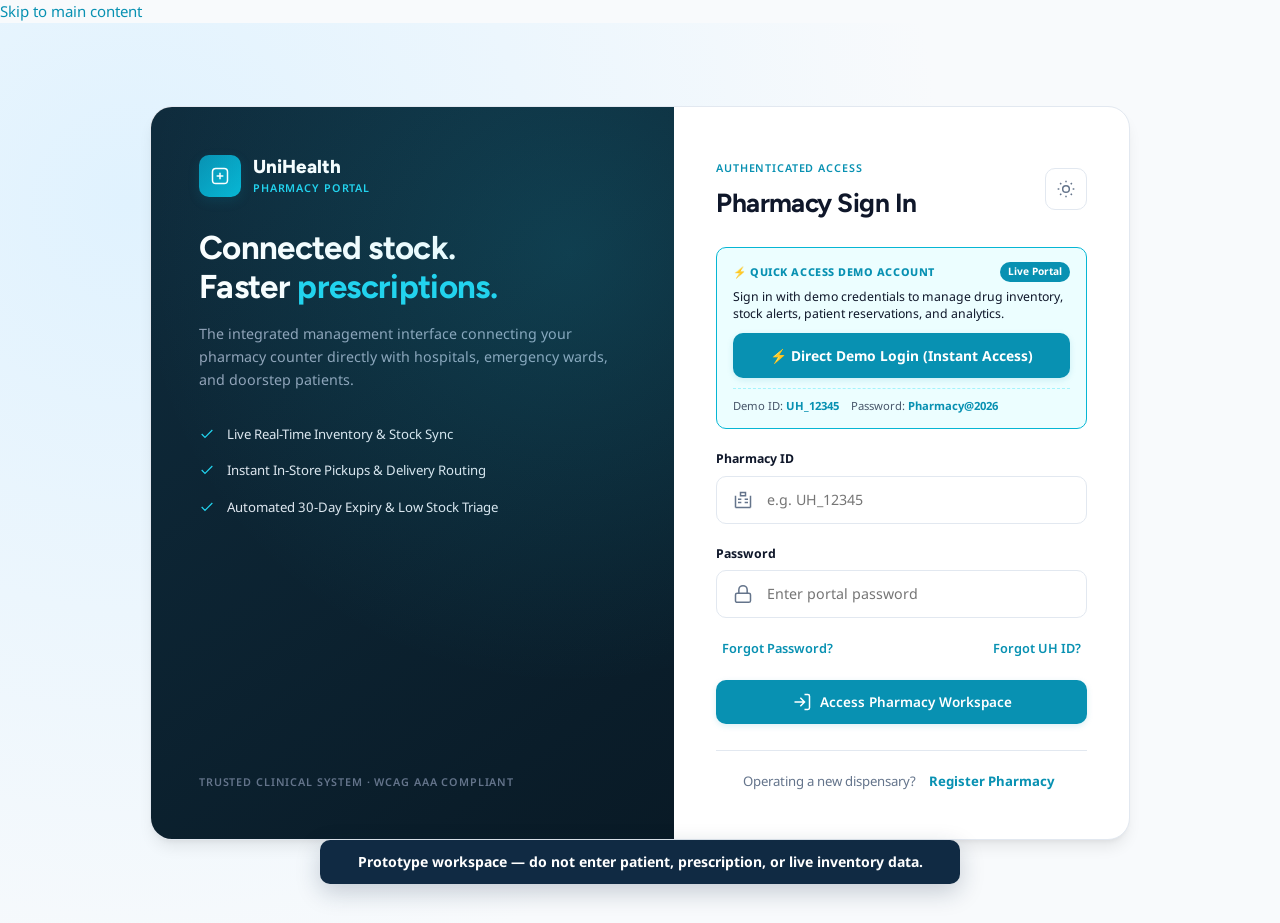
<file: index.html>
<!DOCTYPE html>
<html lang="en">
<head>
  <meta charset="UTF-8">
  <title>UniHealth · Pharmacy Portal</title>
  <meta name="viewport" content="width=device-width, initial-scale=1">
  <meta name="description" content="UniHealth Pharmacy Operations Portal for verified inventory, prescription reservations, alerts, and analytics.">
  <link rel="stylesheet" href="style.css">
  <link rel="icon" href="data:image/svg+xml,<svg xmlns='http://www.w3.org/2000/svg' viewBox='0 0 24 24' fill='%230891b2'><path d='M19 10.5V6a2 2 0 0 0-2-2H7a2 2 0 0 0-2 2v12a2 2 0 0 0 2 2h10a2 2 0 0 0 2-2v-4.5'/><path d='M10 12h4m-2-2v4'/></svg>">
  <meta property="og:title" content="Index - UniHealth Pharmacy Management"/>
  <meta property="og:description" content="Clinical inventory, medicine reservation tracking, and cold-chain compliance portal."/>
  <meta property="og:type" content="website"/>
  <meta name="theme-color" content="#0891b2"/>
  <link rel="manifest" href="manifest.json"/>
</head>
<body>
  <a class="skip-link" href="#main-content">Skip to main content</a>

  <!-- ==================== LOGIN VIEW ==================== -->
  <div id="login-view" class="auth-shell">
    <div class="auth-card-wrapper">
      <!-- Left Hero Pane -->
      <section class="auth-hero-pane">
        <div>
          <div class="auth-hero-logo">
            <div class="brand-icon">
              <svg class="ui-icon" viewBox="0 0 24 24" fill="none" stroke="currentColor">
                <rect x="3" y="3" width="18" height="18" rx="4"></rect>
                <path d="M12 8v8M8 12h8"></path>
              </svg>
            </div>
            <div>
              <div class="brand-title" style="color: #ffffff;">UniHealth</div>
              <div class="brand-subtitle" style="color: #22d3ee;">PHARMACY PORTAL</div>
            </div>
          </div>
          <h1 class="auth-hero-headline">Connected stock.<br>Faster <span>prescriptions.</span></h1>
          <p class="auth-hero-sub">
            The integrated management interface connecting your pharmacy counter directly with hospitals, emergency wards, and doorstep patients.
          </p>
          <div class="auth-features-list">
            <div class="auth-feature-item">
              <svg class="ui-icon ui-icon-sm" viewBox="0 0 24 24" fill="none" stroke="#22d3ee">
                <polyline points="20 6 9 17 4 12"></polyline>
              </svg>
              <span>Live Real-Time Inventory &amp; Stock Sync</span>
            </div>
            <div class="auth-feature-item">
              <svg class="ui-icon ui-icon-sm" viewBox="0 0 24 24" fill="none" stroke="#22d3ee">
                <polyline points="20 6 9 17 4 12"></polyline>
              </svg>
              <span>Instant In-Store Pickups &amp; Delivery Routing</span>
            </div>
            <div class="auth-feature-item">
              <svg class="ui-icon ui-icon-sm" viewBox="0 0 24 24" fill="none" stroke="#22d3ee">
                <polyline points="20 6 9 17 4 12"></polyline>
              </svg>
              <span>Automated 30-Day Expiry &amp; Low Stock Triage</span>
            </div>
          </div>
        </div>
        <p class="brand-subtitle" style="margin: 0; color: #64748b;">Trusted clinical system · WCAG AAA compliant</p>
      </section>

      <!-- Right Form Pane -->
      <section class="auth-form-pane">
        <div style="display: flex; justify-content: space-between; align-items: center; margin-bottom: 24px;">
          <div>
            <span class="brand-subtitle" style="color: var(--primary);">AUTHENTICATED ACCESS</span>
            <h2 style="font-size: 1.75rem; margin: 4px 0 0;">Pharmacy Sign In</h2>
          </div>
          <button type="button" class="btn-icon" onclick="toggleTheme()" aria-label="Toggle light or dark theme" title="Toggle theme">
            <svg class="ui-icon" viewBox="0 0 24 24" fill="none" stroke="currentColor">
              <circle cx="12" cy="12" r="4"></circle>
              <path d="M12 2v2m0 16v2M4.93 4.93l1.41 1.41m11.32 11.32l1.41 1.41M2 12h2m16 0h2M6.34 17.66l-1.41 1.41m14.14-14.14l-1.41 1.41"></path>
            </svg>
          </button>
        </div>

                <!-- Quick Demo Account Access -->
        <div style="margin: 0 0 20px; padding: 14px 16px; border-radius: var(--radius-md, 12px); background: #ecfeff; border: 1.5px solid #06b6d4;">
          <div style="display: flex; align-items: center; justify-content: space-between; margin-bottom: 6px;">
            <span style="font-size: 0.72rem; font-weight: 800; letter-spacing: 0.05em; color: #0891b2; text-transform: uppercase;">⚡ Quick Access Demo Account</span>
            <span style="font-size: 0.68rem; font-weight: 700; background: #0891b2; color: #fff; padding: 2px 8px; border-radius: 999px;">Live Portal</span>
          </div>
          <p style="margin: 0 0 10px; font-size: 0.82rem; color: #0f172a; line-height: 1.4;">
            Sign in with demo credentials to manage drug inventory, stock alerts, patient reservations, and analytics.
          </p>
          <a href="dashboard.html?demo=true" onclick="localStorage.setItem('pharmacyId', 'UH_12345');" style="width: 100%; text-decoration: none; display: flex; align-items: center; justify-content: center; gap: 8px; padding: 12px 16px; font-size: 0.92rem; font-weight: 700;" class="btn-primary-custom"><span>⚡ Direct Demo Login (Instant Access)</span></a>
          <div style="font-size: 0.75rem; color: #475569; display: flex; flex-wrap: wrap; gap: 12px; margin-top: 10px; padding-top: 8px; border-top: 1px dashed #a5f3fc;">
            <span>Demo ID: <strong style="color: #0891b2;">UH_12345</strong></span>
            <span>Password: <strong style="color: #0891b2;">Pharmacy@2026</strong></span>
          </div>
        </div>

<form onsubmit="handleLogin(event); return false;">
          <div class="form-field-group">
            <label class="form-label-custom" for="loginId">Pharmacy ID</label>
            <div class="form-input-box">
              <svg class="ui-icon" viewBox="0 0 24 24" fill="none" stroke="var(--text-muted)">
                <path d="M3 21h18M3 7v14M21 7v14M6 11h4M6 15h4M14 11h4M14 15h4M9 3h6v4H9z"></path>
              </svg>
              <input type="text" id="loginId" placeholder="e.g. UH_12345" autocomplete="username" required>
            </div>
          </div>

          <div class="form-field-group">
            <label class="form-label-custom" for="loginPass">Password</label>
            <div class="form-input-box">
              <svg class="ui-icon" viewBox="0 0 24 24" fill="none" stroke="var(--text-muted)">
                <rect x="3" y="11" width="18" height="11" rx="2" ry="2"></rect>
                <path d="M7 11V7a5 5 0 0 1 10 0v4"></path>
              </svg>
              <input type="password" id="loginPass" placeholder="Enter portal password" autocomplete="current-password" required>
            </div>
          </div>

          <div style="display: flex; justify-content: space-between; align-items: center; margin-bottom: 22px; font-size: 0.85rem;">
            <button type="button" style="color: var(--primary); font-weight: 600;" onclick="showForgotPassword()">
              Forgot Password?
            </button>
            <button type="button" style="color: var(--primary); font-weight: 600;" onclick="showForgotUhId()">
              Forgot UH ID?
            </button>
          </div>

          <button type="submit" class="btn-primary-custom" style="width: 100%; justify-content: center;">
            <svg class="ui-icon" viewBox="0 0 24 24" fill="none" stroke="currentColor">
              <path d="M15 3h4a2 2 0 0 1 2 2v14a2 2 0 0 1-2 2h-4M10 17l5-5-5-5M15 12H3"></path>
            </svg>
            Access Pharmacy Workspace
          </button>
        </form>

        <div style="margin-top: 26px; text-align: center; font-size: 0.88rem; color: var(--text-muted); border-top: 1px solid var(--border); padding-top: 20px;">
          Operating a new dispensary?
          <button type="button" style="color: var(--primary); font-weight: 700; margin-left: 4px;" onclick="toggleAuth('reg');">
            Register Pharmacy
          </button>
        </div>
      </section>
    </div>
  </div>

  <!-- ==================== FORGOT PASSWORD VIEW ==================== -->
  <div id="forgot-pass-view" class="auth-shell d-none" style="display: none;">
    <div class="auth-card-wrapper">
      <section class="auth-hero-pane">
        <div>
          <div class="auth-hero-logo">
            <div class="brand-icon">
              <svg class="ui-icon" viewBox="0 0 24 24" fill="none" stroke="currentColor">
                <rect x="3" y="11" width="18" height="11" rx="2" ry="2"></rect>
                <path d="M7 11V7a5 5 0 0 1 10 0v4"></path>
              </svg>
            </div>
            <div>
              <div class="brand-title" style="color: #ffffff;">UniHealth</div>
              <div class="brand-subtitle" style="color: #22d3ee;">SECURITY CENTER</div>
            </div>
          </div>
          <h1 class="auth-hero-headline">Reset Your<br>Portal <span>Password</span></h1>
          <p class="auth-hero-sub">
            Verify ownership with your registered contact number to generate an encrypted reset token.
          </p>
        </div>
        <p class="brand-subtitle" style="margin: 0; color: #64748b;">Step-by-step 2-factor verification</p>
      </section>

      <section class="auth-form-pane">
        <!-- Step 1: Phone -->
        <div id="fp-step-1">
          <span class="brand-subtitle" style="color: var(--primary);">STEP 1 OF 3</span>
          <h2 style="font-size: 1.5rem; margin: 4px 0 16px;">Verify Phone Number</h2>
          <div class="form-field-group">
            <label class="form-label-custom" for="fpPhone">Registered Phone Number</label>
            <div class="form-input-box">
              <svg class="ui-icon" viewBox="0 0 24 24" fill="none" stroke="var(--text-muted)">
                <path d="M22 16.92v3a2 2 0 0 1-2.18 2 19.79 19.79 0 0 1-8.63-3.07 19.5 19.5 0 0 1-6-6 19.79 19.79 0 0 1-3.07-8.67A2 2 0 0 1 4.11 2h3a2 2 0 0 1 2 1.72 12.84 12.84 0 0 0 .7 2.81 2 2 0 0 1-.45 2.11L8.09 9.91a16 16 0 0 0 6 6l1.27-1.27a2 2 0 0 1 2.11-.45 12.84 12.84 0 0 0 2.81.7A2 2 0 0 1 22 16.92z"></path>
              </svg>
              <input type="tel" id="fpPhone" placeholder="e.g. +91 98765 43210" required>
            </div>
          </div>
          <button class="btn-primary-custom" style="width: 100%; justify-content: center;" onclick="startForgotPassOtp(event)">
            Send Verification Code
          </button>
          <div style="margin-top: 20px; text-align: center;">
            <button type="button" style="color: var(--text-muted); font-weight: 600;" onclick="backToLoginFromForgotPass()">
              ← Back to Sign In
            </button>
          </div>
        </div>

        <!-- Step 2: OTP -->
        <div id="fp-step-2" class="d-none" style="display: none;">
          <span class="brand-subtitle" style="color: var(--primary);">STEP 2 OF 3</span>
          <h2 style="font-size: 1.5rem; margin: 4px 0 8px;">Enter Verification OTP</h2>
          <p style="font-size: 0.85rem; color: var(--text-muted); margin-bottom: 20px;">
            A 6-digit one-time authorization code has been sent to your registered device.
          </p>
          <div class="form-field-group">
            <label class="form-label-custom" for="fpOtp">6-Digit Code</label>
            <div class="form-input-box">
              <svg class="ui-icon" viewBox="0 0 24 24" fill="none" stroke="var(--text-muted)">
                <path d="M12 22s8-4 8-10V5l-8-3-8 3v7c0 6 8 10 8 10z"></path>
              </svg>
              <input type="text" id="fpOtp" placeholder="123456" maxlength="6" style="letter-spacing: 0.25em; font-weight: 700;">
            </div>
          </div>
          <button class="btn-primary-custom" style="width: 100%; justify-content: center; margin-bottom: 12px;" onclick="verifyForgotPassOtp(event)">
            Confirm &amp; Proceed
          </button>
          <div style="display: flex; justify-content: space-between; align-items: center; margin-top: 14px;">
            <button type="button" class="btn-outline-custom" style="padding: 6px 14px; font-size: 0.8rem; min-height: 36px;" onclick="resendForgotPassOtp()">
              Resend Code
            </button>
            <button type="button" style="color: var(--text-muted); font-size: 0.85rem;" onclick="backToLoginFromForgotPass()">
              Cancel
            </button>
          </div>
        </div>

        <!-- Step 3: New Password -->
        <div id="fp-step-3" class="d-none" style="display: none;">
          <span class="brand-subtitle" style="color: var(--primary);">STEP 3 OF 3</span>
          <h2 style="font-size: 1.5rem; margin: 4px 0 16px;">Set New Password</h2>
          <div class="form-field-group">
            <label class="form-label-custom" for="fpNewPass">New Password</label>
            <div class="form-input-box">
              <input type="password" id="fpNewPass" placeholder="Enter secure password" minlength="8" required>
            </div>
          </div>
          <div class="form-field-group">
            <label class="form-label-custom" for="fpNewPassConfirm">Confirm Password</label>
            <div class="form-input-box">
              <input type="password" id="fpNewPassConfirm" placeholder="Re-enter password" required>
            </div>
          </div>
          <button class="btn-primary-custom" style="width: 100%; justify-content: center;" onclick="confirmForgotPass(event)">
            Save Password &amp; Log In
          </button>
        </div>
      </section>
    </div>
  </div>

  <!-- ==================== FORGOT UH ID VIEW ==================== -->
  <div id="forgot-uh-view" class="auth-shell d-none" style="display: none;">
    <div class="auth-card-wrapper">
      <section class="auth-hero-pane">
        <div>
          <div class="auth-hero-logo">
            <div class="brand-icon">
              <svg class="ui-icon" viewBox="0 0 24 24" fill="none" stroke="currentColor">
                <circle cx="12" cy="12" r="10"></circle>
                <path d="M9.09 9a3 3 0 0 1 5.83 1c0 2-3 3-3 3M12 17h.01"></path>
              </svg>
            </div>
            <div>
              <div class="brand-title" style="color: #ffffff;">UniHealth</div>
              <div class="brand-subtitle" style="color: #22d3ee;">ACCOUNT RECOVERY</div>
            </div>
          </div>
          <h1 class="auth-hero-headline">Retrieve Your<br>Pharmacy <span>ID</span></h1>
          <p class="auth-hero-sub">
            Identify your facility through verified email and mobile dispatch to recover your unique UH identifier.
          </p>
        </div>
        <p class="brand-subtitle" style="margin: 0; color: #64748b;">Secure Identity Lookup</p>
      </section>

      <section class="auth-form-pane">
        <!-- Step 1: Email + Phone -->
        <div id="fuh-step-1">
          <span class="brand-subtitle" style="color: var(--primary);">VERIFICATION</span>
          <h2 style="font-size: 1.5rem; margin: 4px 0 16px;">Registered Contact Details</h2>
          <div class="form-field-group">
            <label class="form-label-custom" for="fuhEmail">Administrator Email</label>
            <div class="form-input-box">
              <input type="email" id="fuhEmail" placeholder="admin@pharmacy.com" required>
            </div>
          </div>
          <div class="form-field-group">
            <label class="form-label-custom" for="fuhPhone">Phone Number</label>
            <div class="form-input-box">
              <input type="tel" id="fuhPhone" placeholder="+91 98765 43210" required>
            </div>
          </div>
          <button class="btn-primary-custom" style="width: 100%; justify-content: center;" onclick="startForgotUhOtp(event)">
            Send Authentication OTP
          </button>
          <div style="margin-top: 20px; text-align: center;">
            <button type="button" style="color: var(--text-muted); font-weight: 600;" onclick="backToLoginFromForgotUh()">
              ← Back to Sign In
            </button>
          </div>
        </div>

        <!-- Step 2: OTP -->
        <div id="fuh-step-2" class="d-none" style="display: none;">
          <span class="brand-subtitle" style="color: var(--primary);">STEP 2 OF 3</span>
          <h2 style="font-size: 1.5rem; margin: 4px 0 16px;">Verify Security Code</h2>
          <div class="form-field-group">
            <label class="form-label-custom" for="fuhOtp">6-Digit OTP</label>
            <div class="form-input-box">
              <input type="text" id="fuhOtp" placeholder="6-digit code" maxlength="6" style="letter-spacing: 0.2em; font-weight: 700;">
            </div>
          </div>
          <button class="btn-primary-custom" style="width: 100%; justify-content: center; margin-bottom: 12px;" onclick="verifyForgotUhOtp(event)">
            Verify Code
          </button>
          <div style="display: flex; justify-content: space-between; align-items: center;">
            <button type="button" class="btn-outline-custom" style="padding: 6px 14px; font-size: 0.8rem; min-height: 36px;" onclick="resendForgotUhOtp()">
              Resend
            </button>
            <button type="button" style="color: var(--text-muted); font-size: 0.85rem;" onclick="backToLoginFromForgotUh()">
              Cancel
            </button>
          </div>
        </div>

        <!-- Step 3: Pharmacy Confirmation -->
        <div id="fuh-step-3" class="d-none" style="display: none;">
          <span class="brand-subtitle" style="color: var(--primary);">CONFIRMATION</span>
          <h2 style="font-size: 1.5rem; margin: 4px 0 16px;">Pharmacy Facility Details</h2>
          <div class="form-field-group">
            <label class="form-label-custom" for="fuhPharmaName">Registered Pharmacy Name</label>
            <div class="form-input-box">
              <input type="text" id="fuhPharmaName" placeholder="e.g. City Health Chemists" required>
            </div>
          </div>
          <div class="form-field-group">
            <label class="form-label-custom" for="fuhLocation">City / Location</label>
            <div class="form-input-box">
              <input type="text" id="fuhLocation" placeholder="e.g. Bangalore, South" required>
            </div>
          </div>
          <button class="btn-primary-custom" style="width: 100%; justify-content: center;" onclick="confirmForgotUh(event)">
            Retrieve &amp; Dispatch UH ID
          </button>
        </div>
      </section>
    </div>
  </div>

  <!-- ==================== REGISTRATION VIEW ==================== -->
  <div id="register-view" class="auth-shell d-none" style="display: none;">
    <div class="auth-card-wrapper" style="max-width: 1080px;">
      <section class="auth-hero-pane">
        <div>
          <div class="auth-hero-logo">
            <div class="brand-icon">
              <svg class="ui-icon" viewBox="0 0 24 24" fill="none" stroke="currentColor">
                <path d="M12 2v20M2 12h20"></path>
              </svg>
            </div>
            <div>
              <div class="brand-title" style="color: #ffffff;">UniHealth</div>
              <div class="brand-subtitle" style="color: #22d3ee;">PHARMACY ONBOARDING</div>
            </div>
          </div>
          <h1 class="auth-hero-headline">Join India's<br>Unified <span>Pharmacy</span> Network</h1>
          <p class="auth-hero-sub">
            Empower your store with automated prescription fulfillment, digital bed reservation links, and clinical stock visibility.
          </p>
          <div class="auth-features-list">
            <div class="auth-feature-item">
              <svg class="ui-icon ui-icon-sm" viewBox="0 0 24 24" fill="none" stroke="#22d3ee">
                <polyline points="20 6 9 17 4 12"></polyline>
              </svg>
              <span>Verified Drug Licensing &amp; Auditable Records</span>
            </div>
            <div class="auth-feature-item">
              <svg class="ui-icon ui-icon-sm" viewBox="0 0 24 24" fill="none" stroke="#22d3ee">
                <polyline points="20 6 9 17 4 12"></polyline>
              </svg>
              <span>Instant Cross-Branch Referral Routing</span>
            </div>
          </div>
        </div>
        <p class="brand-subtitle" style="margin: 0; color: #64748b;">Enterprise Security Protocol</p>
      </section>

      <section class="auth-form-pane" style="overflow-y: auto; max-height: 90vh;">
        <div style="display: flex; justify-content: space-between; align-items: center; margin-bottom: 20px;">
          <div>
            <span class="brand-subtitle" style="color: var(--primary);">FACILITY ONBOARDING</span>
            <h2 style="font-size: 1.6rem; margin: 2px 0 0;">Pharmacy Registration</h2>
          </div>
          <button type="button" class="btn-icon" onclick="toggleTheme()" aria-label="Toggle theme">
            <svg class="ui-icon" viewBox="0 0 24 24" fill="none" stroke="currentColor">
              <circle cx="12" cy="12" r="4"></circle>
              <path d="M12 2v2m0 16v2M4.93 4.93l1.41 1.41m11.32 11.32l1.41 1.41M2 12h2m16 0h2M6.34 17.66l-1.41 1.41m14.14-14.14l-1.41 1.41"></path>
            </svg>
          </button>
        </div>

        <!-- Step 1: Details Form -->
        <div id="reg-step-1">
          <div style="display: grid; grid-template-columns: 1fr 1fr; gap: 14px;">
            <div class="form-field-group" style="margin-bottom: 14px;">
              <label class="form-label-custom" for="regPharmaName">Pharmacy Name *</label>
              <div class="form-input-box">
                <input type="text" id="regPharmaName" placeholder="e.g. Apex Health Pharmacy" required>
              </div>
            </div>
            <div class="form-field-group" style="margin-bottom: 14px;">
              <label class="form-label-custom" for="regUser">Administrator Name *</label>
              <div class="form-input-box">
                <input type="text" id="regUser" placeholder="Full Name" required>
              </div>
            </div>
            <div class="form-field-group" style="margin-bottom: 14px;">
              <label class="form-label-custom" for="regLocation">Location / Area *</label>
              <div class="form-input-box">
                <input type="text" id="regLocation" placeholder="City or Area" required>
              </div>
            </div>
            <div class="form-field-group" style="margin-bottom: 14px;">
              <label class="form-label-custom" for="regAadhaar">Pharmacist Aadhaar / License *</label>
              <div class="form-input-box">
                <input type="number" id="regAadhaar" placeholder="12-digit number" required>
              </div>
            </div>
            <div class="form-field-group" style="grid-column: 1 / -1; margin-bottom: 14px;">
              <label class="form-label-custom" for="regAddress">Full Pharmacy Address *</label>
              <div class="form-input-box" style="height: auto; padding: 8px 14px;">
                <textarea id="regAddress" rows="2" style="width: 100%; border: none; background: transparent; color: var(--text-main); outline: none; font-family: inherit;" placeholder="Street, landmark, pincode..." required></textarea>
              </div>
            </div>
            <div class="form-field-group" style="margin-bottom: 14px;">
              <label class="form-label-custom" for="regPhone1">Primary Phone *</label>
              <div class="form-input-box">
                <input type="tel" id="regPhone1" placeholder="Primary contact" required>
              </div>
            </div>
            <div class="form-field-group" style="margin-bottom: 14px;">
              <label class="form-label-custom" for="regPhone2">Secondary Phone</label>
              <div class="form-input-box">
                <input type="tel" id="regPhone2" placeholder="Alternate phone">
              </div>
            </div>
            <div class="form-field-group" style="grid-column: 1 / -1; margin-bottom: 14px;">
              <label class="form-label-custom" for="regId">Assigned Pharmacy ID (Generated Automatically)</label>
              <div class="form-input-box" style="background: var(--surface-muted);">
                <input type="text" id="regId" placeholder="Will be assigned as UH_XXXXX" disabled>
              </div>
            </div>
            <div class="form-field-group" style="margin-bottom: 14px;">
              <label class="form-label-custom" for="regPass">Create Password *</label>
              <div class="form-input-box">
                <input type="password" id="regPass" placeholder="Min. 8 characters" required>
              </div>
            </div>
            <div class="form-field-group" style="margin-bottom: 14px;">
              <label class="form-label-custom" for="regPassConfirm">Confirm Password *</label>
              <div class="form-input-box">
                <input type="password" id="regPassConfirm" placeholder="Re-enter password" required>
              </div>
            </div>
          </div>

          <button class="btn-primary-custom" style="width: 100%; justify-content: center; margin-top: 10px;" onclick="startOtpFlow(event)">
            Continue to Verification OTP
          </button>

          <div style="margin-top: 18px; text-align: center; font-size: 0.88rem; color: var(--text-muted);">
            Already have a workspace?
            <button type="button" style="color: var(--primary); font-weight: 700; margin-left: 4px;" onclick="toggleAuth('login')">
              Back to Sign In
            </button>
          </div>
        </div>

        <!-- Step 2: OTP Verification -->
        <div id="reg-step-2" class="d-none" style="display: none;">
          <span class="brand-subtitle" style="color: var(--primary);">STEP 2: SECURITY CONFIRMATION</span>
          <h2 style="font-size: 1.5rem; margin: 4px 0 8px;">Verify Contact Number</h2>
          <p style="font-size: 0.85rem; color: var(--text-muted); margin-bottom: 20px;">
            An SMS authorization code has been dispatched to your primary phone number.
          </p>
          <div class="form-field-group">
            <label class="form-label-custom" for="regOtp">Enter 6-Digit Code</label>
            <div style="display: flex; gap: 10px;">
              <div class="form-input-box" style="flex: 1;">
                <input type="text" id="regOtp" placeholder="123456" maxlength="6" style="letter-spacing: 0.25em; font-weight: 700;">
              </div>
              <button type="button" class="btn-outline-custom" onclick="resendOtp()">
                Resend
              </button>
            </div>
          </div>
          <button class="btn-primary-custom" style="width: 100%; justify-content: center; margin-bottom: 14px;" onclick="handleRegistration(event)">
            Confirm Code &amp; Complete Registration
          </button>
          <div style="text-align: center;">
            <button type="button" style="color: var(--text-muted); font-size: 0.85rem;" onclick="backToRegDetails()">
              ← Edit registration details
            </button>
          </div>
        </div>
      </section>
    </div>
  </div>

  <script src="auth-logic.js"></script>
</body>
</html>
</file>
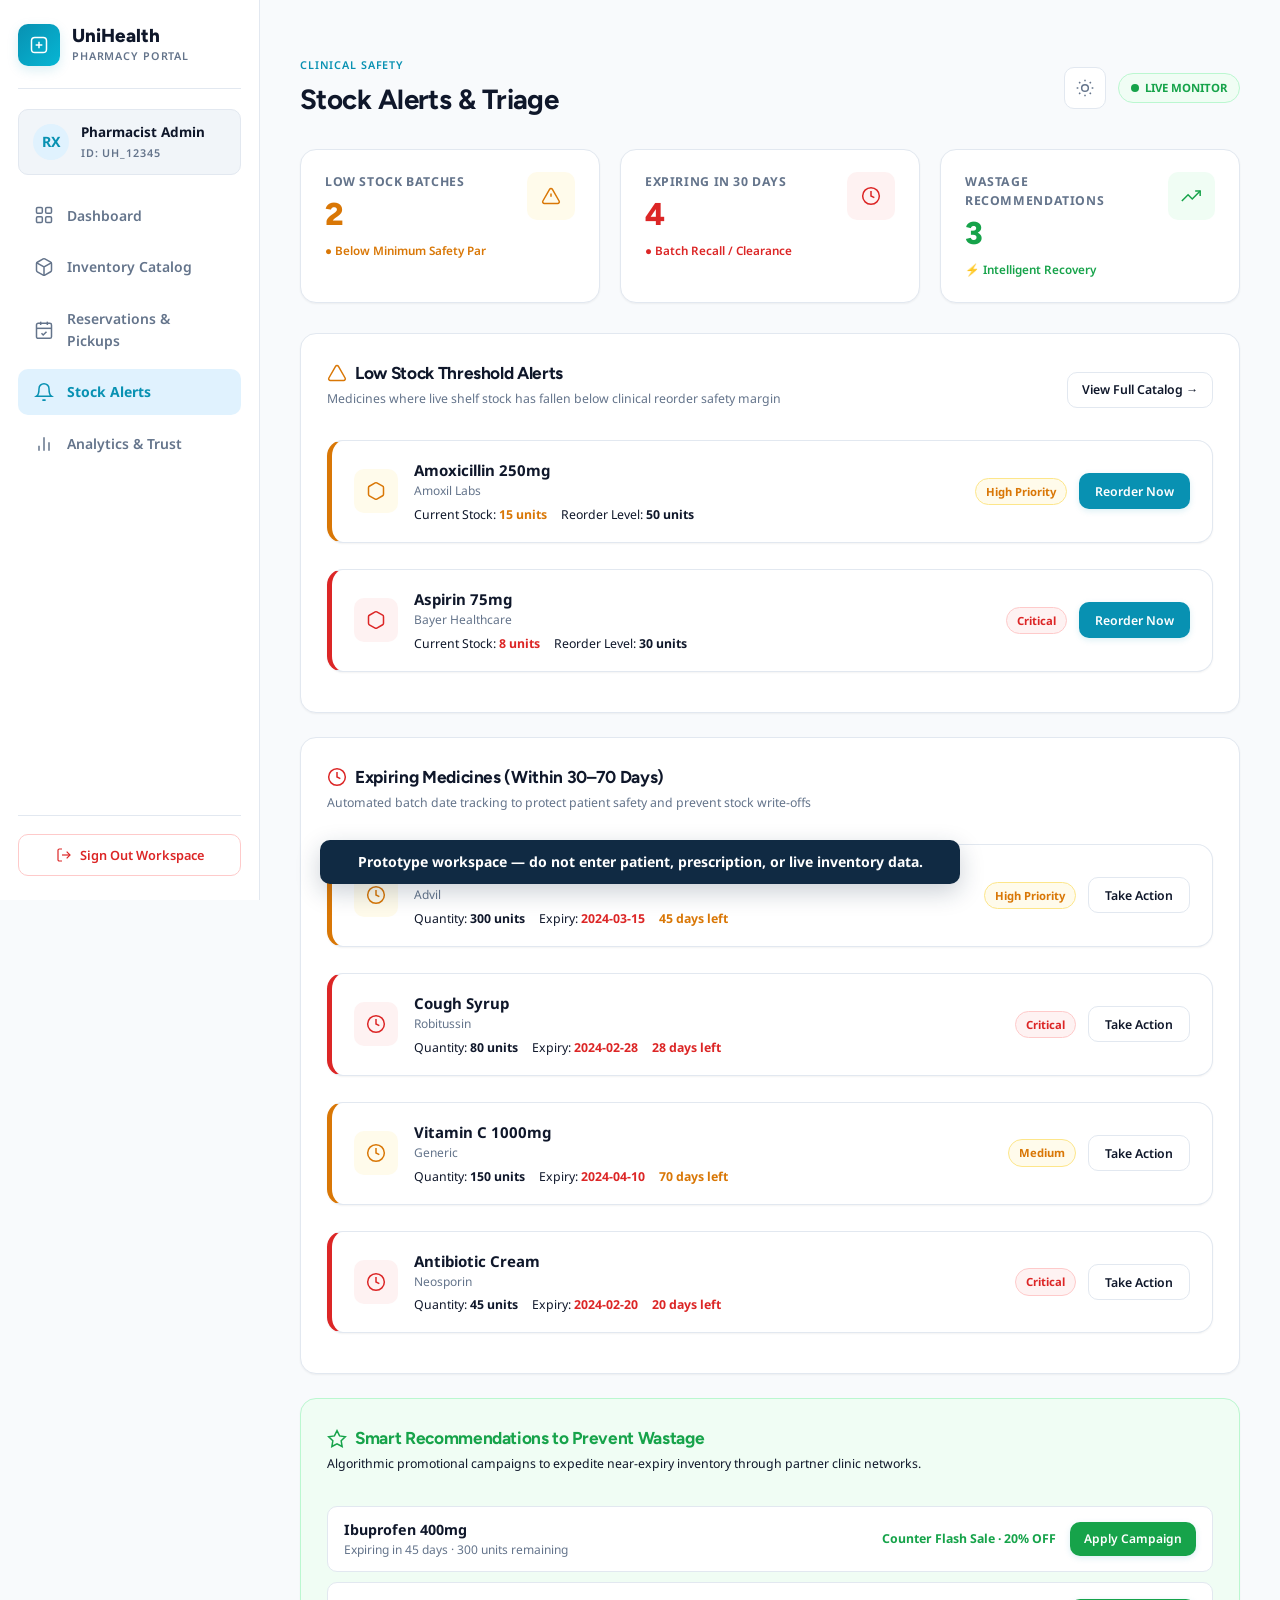
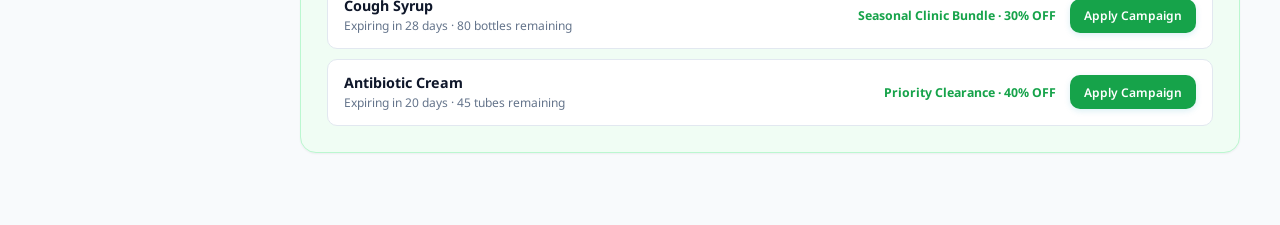
<file: alerts.html>
<!DOCTYPE html>
<html lang="en">
<head>
  <meta charset="UTF-8">
  <title>UniHealth · Clinical Stock Alerts</title>
  <meta name="viewport" content="width=device-width, initial-scale=1">
  <meta name="description" content="Automated clinical inventory alerts for expiring medicines, critical stockouts, and intelligent reorder suggestions.">
  <link rel="stylesheet" href="style.css">
  <link rel="icon" href="data:image/svg+xml,<svg xmlns='http://www.w3.org/2000/svg' viewBox='0 0 24 24' fill='%230891b2'><path d='M19 10.5V6a2 2 0 0 0-2-2H7a2 2 0 0 0-2 2v12a2 2 0 0 0 2 2h10a2 2 0 0 0 2-2v-4.5'/><path d='M10 12h4m-2-2v4'/></svg>">
  <meta property="og:title" content="Alerts - UniHealth Pharmacy Management"/>
  <meta property="og:description" content="Clinical inventory, medicine reservation tracking, and cold-chain compliance portal."/>
  <meta property="og:type" content="website"/>
  <meta name="theme-color" content="#0891b2"/>
  <link rel="manifest" href="manifest.json"/>
</head>
<body>
  <a class="skip-link" href="#main-content">Skip to main content</a>
<div class="app-shell">

  <!-- ==================== SIDEBAR ==================== -->
  <aside class="app-sidebar" id="appSidebar">
    <div class="sidebar-brand">
      <div class="brand-icon">
        <svg class="ui-icon" viewBox="0 0 24 24" fill="none" stroke="currentColor">
          <rect x="3" y="3" width="18" height="18" rx="4"></rect>
          <path d="M12 8v8M8 12h8"></path>
        </svg>
      </div>
      <div>
        <div class="brand-title">UniHealth</div>
        <div class="brand-subtitle">PHARMACY PORTAL</div>
      </div>
    </div>

    <div class="sidebar-user">
      <div class="sidebar-user-avatar">RX</div>
      <div style="overflow: hidden;">
        <div class="fw-bold" style="font-size: 0.9rem; text-overflow: ellipsis; white-space: nowrap; overflow: hidden;">Pharmacist Admin</div>
        <div class="brand-subtitle">ID: <span id="sidebarPhId">UH_12345</span></div>
      </div>
    </div>

    <nav class="sidebar-nav">
      <a href="dashboard.html" class="sidebar-link">
        <svg class="ui-icon" viewBox="0 0 24 24" fill="none" stroke="currentColor">
          <rect x="3" y="3" width="7" height="7" rx="1.5"></rect>
          <rect x="14" y="3" width="7" height="7" rx="1.5"></rect>
          <rect x="3" y="14" width="7" height="7" rx="1.5"></rect>
          <rect x="14" y="14" width="7" height="7" rx="1.5"></rect>
        </svg>
        <span>Dashboard</span>
      </a>
      <a href="inventory.html" class="sidebar-link">
        <svg class="ui-icon" viewBox="0 0 24 24" fill="none" stroke="currentColor">
          <path d="M21 8a2 2 0 0 0-1-1.73l-7-4a2 2 0 0 0-2 0l-7 4A2 2 0 0 0 3 8v8a2 2 0 0 0 1 1.73l7 4a2 2 0 0 0 2 0l7-4A2 2 0 0 0 21 16Z"></path>
          <path d="m3.3 7 8.7 5 8.7-5M12 22V12"></path>
        </svg>
        <span>Inventory Catalog</span>
      </a>
      <a href="reservations.html" class="sidebar-link">
        <svg class="ui-icon" viewBox="0 0 24 24" fill="none" stroke="currentColor">
          <rect x="3" y="4" width="18" height="18" rx="2" ry="2"></rect>
          <line x1="16" y1="2" x2="16" y2="6"></line>
          <line x1="8" y1="2" x2="8" y2="6"></line>
          <line x1="3" y1="10" x2="21" y2="10"></line>
          <path d="m9 16 2 2 4-4"></path>
        </svg>
        <span>Reservations &amp; Pickups</span>
      </a>
      <a href="alerts.html" class="sidebar-link active">
        <svg class="ui-icon" viewBox="0 0 24 24" fill="none" stroke="currentColor">
          <path d="M18 8A6 6 0 0 0 6 8c0 7-3 9-3 9h18s-3-2-3-9"></path>
          <path d="M13.73 21a2 2 0 0 1-3.46 0"></path>
        </svg>
        <span>Stock Alerts</span>
      </a>
      <a href="analytics.html" class="sidebar-link">
        <svg class="ui-icon" viewBox="0 0 24 24" fill="none" stroke="currentColor">
          <line x1="18" y1="20" x2="18" y2="10"></line>
          <line x1="12" y1="20" x2="12" y2="4"></line>
          <line x1="6" y1="20" x2="6" y2="14"></line>
        </svg>
        <span>Analytics &amp; Trust</span>
      </a>
    </nav>

    <div class="sidebar-footer">
      <button class="btn-danger-outline w-100" onclick="handleLogout()">
        <svg class="ui-icon ui-icon-sm" viewBox="0 0 24 24" fill="none" stroke="currentColor">
          <path d="M9 21H5a2 2 0 0 1-2-2V5a2 2 0 0 1 2-2h4"></path>
          <polyline points="16 17 21 12 16 7"></polyline>
          <line x1="21" y1="12" x2="9" y2="12"></line>
        </svg>
        Sign Out Workspace
      </button>
    </div>
  </aside>

  <!-- ==================== MAIN CONTENT ==================== -->
  <main class="app-main">
    <div class="app-header-row">
      <div style="display: flex; align-items: center;">
        <button type="button" class="mobile-toggle-btn" onclick="toggleMobileSidebar()" aria-label="Toggle navigation">
          <svg class="ui-icon" viewBox="0 0 24 24" fill="none" stroke="currentColor"><line x1="3" y1="12" x2="21" y2="12"></line><line x1="3" y1="6" x2="21" y2="6"></line><line x1="3" y1="18" x2="21" y2="18"></line></svg>
        </button>
        <div>
          <div class="brand-subtitle" style="color: var(--primary);">CLINICAL SAFETY</div>
          <h1 style="font-size: 1.85rem; margin: 4px 0 0;">Stock Alerts &amp; Triage</h1>
        </div>
      </div>
      <div class="header-meta">
        <button type="button" class="btn-icon" onclick="toggleTheme()" aria-label="Toggle theme">
          <svg class="ui-icon" viewBox="0 0 24 24" fill="none" stroke="currentColor">
            <circle cx="12" cy="12" r="4"></circle>
            <path d="M12 2v2m0 16v2M4.93 4.93l1.41 1.41m11.32 11.32l1.41 1.41M2 12h2m16 0h2M6.34 17.66l-1.41 1.41m14.14-14.14l-1.41 1.41"></path>
          </svg>
        </button>
        <span class="live-pill">
          <span class="live-dot"></span>
          <span>LIVE MONITOR</span>
        </span>
      </div>
    </div>

    <!-- Alert Summary Cards -->
    <div class="stats-grid">
      <div class="stat-card">
        <div>
          <div class="stat-title">Low Stock Batches</div>
          <div class="stat-value" style="color: var(--warning);">2</div>
          <div class="stat-badge text-warning">● Below Minimum Safety Par</div>
        </div>
        <div class="stat-icon-wrapper warning">
          <svg class="ui-icon" viewBox="0 0 24 24" fill="none" stroke="currentColor">
            <path d="m21.73 18-8-14a2 2 0 0 0-3.48 0l-8 14A2 2 0 0 0 4 21h16a2 2 0 0 0 1.73-3Z"></path>
            <line x1="12" y1="9" x2="12" y2="13"></line>
            <line x1="12" y1="17" x2="12.01" y2="17"></line>
          </svg>
        </div>
      </div>

      <div class="stat-card">
        <div>
          <div class="stat-title">Expiring In 30 Days</div>
          <div class="stat-value" style="color: var(--danger);">4</div>
          <div class="stat-badge text-danger">● Batch Recall / Clearance</div>
        </div>
        <div class="stat-icon-wrapper danger">
          <svg class="ui-icon" viewBox="0 0 24 24" fill="none" stroke="currentColor">
            <circle cx="12" cy="12" r="10"></circle>
            <polyline points="12 6 12 12 16 14"></polyline>
          </svg>
        </div>
      </div>

      <div class="stat-card">
        <div>
          <div class="stat-title">Wastage Recommendations</div>
          <div class="stat-value" style="color: var(--success);">3</div>
          <div class="stat-badge text-success">⚡ Intelligent Recovery</div>
        </div>
        <div class="stat-icon-wrapper success">
          <svg class="ui-icon" viewBox="0 0 24 24" fill="none" stroke="currentColor">
            <polyline points="23 6 13.5 15.5 8.5 10.5 1 18"></polyline>
            <polyline points="17 6 23 6 23 12"></polyline>
          </svg>
        </div>
      </div>
    </div>

    <!-- Low Stock Section -->
    <section class="panel">
      <div class="panel-header">
        <div>
          <h2 class="panel-title" style="display: flex; align-items: center; gap: 8px;">
            <svg class="ui-icon text-warning" viewBox="0 0 24 24" fill="none" stroke="currentColor">
              <path d="m21.73 18-8-14a2 2 0 0 0-3.48 0l-8 14A2 2 0 0 0 4 21h16a2 2 0 0 0 1.73-3Z"></path>
            </svg>
            Low Stock Threshold Alerts
          </h2>
          <p class="panel-sub">Medicines where live shelf stock has fallen below clinical reorder safety margin</p>
        </div>
        <a href="inventory.html" class="btn-outline-custom" style="padding: 6px 14px; font-size: 0.82rem; min-height: 36px;">
          View Full Catalog →
        </a>
      </div>
      <div id="lowStockContainer" style="display: flex; flex-direction: column; gap: 12px;"></div>
    </section>

    <!-- Expiring Soon Section -->
    <section class="panel">
      <div class="panel-header">
        <div>
          <h2 class="panel-title" style="display: flex; align-items: center; gap: 8px;">
            <svg class="ui-icon text-danger" viewBox="0 0 24 24" fill="none" stroke="currentColor">
              <circle cx="12" cy="12" r="10"></circle>
              <polyline points="12 6 12 12 16 14"></polyline>
            </svg>
            Expiring Medicines (Within 30–70 Days)
          </h2>
          <p class="panel-sub">Automated batch date tracking to protect patient safety and prevent stock write-offs</p>
        </div>
      </div>
      <div id="expiringContainer" style="display: flex; flex-direction: column; gap: 12px;"></div>
    </section>

    <!-- Smart Suggestions Panel -->
    <section class="panel" style="background: var(--success-soft); border-color: var(--success-border);">
      <div class="panel-header">
        <div>
          <h2 class="panel-title" style="color: var(--success); display: flex; align-items: center; gap: 8px;">
            <svg class="ui-icon" viewBox="0 0 24 24" fill="none" stroke="currentColor">
              <polygon points="12 2 15.09 8.26 22 9.27 17 14.14 18.18 21.02 12 17.77 5.82 21.02 7 14.14 2 9.27 8.91 8.26 12 2"></polygon>
            </svg>
            Smart Recommendations to Prevent Wastage
          </h2>
          <p class="panel-sub" style="color: var(--text-main);">
            Algorithmic promotional campaigns to expedite near-expiry inventory through partner clinic networks.
          </p>
        </div>
      </div>
      <div id="suggestContainer" style="display: flex; flex-direction: column; gap: 10px;"></div>
    </section>

  </main>
</div>

<script src="auth-logic.js"></script>
<script>
  const lowStockAlerts = [
    { name: "Amoxicillin 250mg", brand: "Amoxil Labs", current: 15, threshold: 50, priority: "High Priority" },
    { name: "Aspirin 75mg", brand: "Bayer Healthcare", current: 8, threshold: 30, priority: "Critical" }
  ];

  const expiringSoon = [
    { name: "Ibuprofen 400mg", brand: "Advil", qty: 300, expiry: "2024-03-15", daysLeft: "45 days left", severity: "High Priority" },
    { name: "Cough Syrup", brand: "Robitussin", qty: 80, expiry: "2024-02-28", daysLeft: "28 days left", severity: "Critical" },
    { name: "Vitamin C 1000mg", brand: "Generic", qty: 150, expiry: "2024-04-10", daysLeft: "70 days left", severity: "Medium" },
    { name: "Antibiotic Cream", brand: "Neosporin", qty: 45, expiry: "2024-02-20", daysLeft: "20 days left", severity: "Critical" }
  ];

  const suggestions = [
    { name: "Ibuprofen 400mg", note: "Expiring in 45 days · 300 units remaining", tag: "Counter Flash Sale · 20% OFF" },
    { name: "Cough Syrup", note: "Expiring in 28 days · 80 bottles remaining", tag: "Seasonal Clinic Bundle · 30% OFF" },
    { name: "Antibiotic Cream", note: "Expiring in 20 days · 45 tubes remaining", tag: "Priority Clearance · 40% OFF" }
  ];

  function renderLowStock() {
    const box = document.getElementById('lowStockContainer');
    if (!box) return;
    box.innerHTML = "";
    lowStockAlerts.forEach(a => {
      const isCrit = a.priority === "Critical";
      const card = document.createElement('div');
      card.className = "alert-item-card " + (isCrit ? "critical" : "warning");
      card.innerHTML = `
        <div style="display: flex; align-items: center; gap: 16px;">
          <div class="alert-icon-box ${isCrit ? 'critical' : 'warning'}">
            <svg class="ui-icon" viewBox="0 0 24 24" fill="none" stroke="currentColor">
              <path d="M21 8a2 2 0 0 0-1-1.73l-7-4a2 2 0 0 0-2 0l-7 4A2 2 0 0 0 3 8v8a2 2 0 0 0 1 1.73l7 4a2 2 0 0 0 2 0l7-4A2 2 0 0 0 21 16Z"></path>
            </svg>
          </div>
          <div>
            <div style="font-weight: 700; font-size: 1rem; color: var(--text-main);">${a.name}</div>
            <div style="font-size: 0.8rem; color: var(--text-muted);">${a.brand}</div>
            <div style="font-size: 0.82rem; margin-top: 4px; display: flex; gap: 14px;">
              <span>Current Stock: <strong style="color: ${isCrit ? 'var(--danger)' : 'var(--warning)'};">${a.current} units</strong></span>
              <span>Reorder Level: <strong>${a.threshold} units</strong></span>
            </div>
          </div>
        </div>
        <div style="display: flex; align-items: center; gap: 12px;">
          <span class="badge-status ${isCrit ? 'outstock' : 'lowstock'}">${a.priority}</span>
          <button class="btn-teal" style="padding: 7px 16px; font-size: 0.82rem; min-height: 36px;" onclick="showNotification('Supplier purchase order drafted for ' + '${a.name}')">
            Reorder Now
          </button>
        </div>
      `;
      box.appendChild(card);
    });
  }

  function renderExpiring() {
    const box = document.getElementById('expiringContainer');
    if (!box) return;
    box.innerHTML = "";
    expiringSoon.forEach(a => {
      const isCrit = a.severity === "Critical";
      const card = document.createElement('div');
      card.className = "alert-item-card " + (isCrit ? "critical" : "warning");
      card.innerHTML = `
        <div style="display: flex; align-items: center; gap: 16px;">
          <div class="alert-icon-box ${isCrit ? 'critical' : 'warning'}">
            <svg class="ui-icon" viewBox="0 0 24 24" fill="none" stroke="currentColor">
              <circle cx="12" cy="12" r="10"></circle>
              <polyline points="12 6 12 12 16 14"></polyline>
            </svg>
          </div>
          <div>
            <div style="font-weight: 700; font-size: 1rem; color: var(--text-main);">${a.name}</div>
            <div style="font-size: 0.8rem; color: var(--text-muted);">${a.brand}</div>
            <div style="font-size: 0.82rem; margin-top: 4px; display: flex; gap: 14px; flex-wrap: wrap;">
              <span>Quantity: <strong>${a.qty} units</strong></span>
              <span>Expiry: <strong style="color: var(--danger);">${a.expiry}</strong></span>
              <span style="font-weight: 700; color: ${isCrit ? 'var(--danger)' : 'var(--warning)'};">${a.daysLeft}</span>
            </div>
          </div>
        </div>
        <div style="display: flex; align-items: center; gap: 12px;">
          <span class="badge-status ${isCrit ? 'outstock' : 'lowstock'}">${a.severity}</span>
          <button class="btn-outline-custom" style="padding: 7px 16px; font-size: 0.82rem; min-height: 36px;" onclick="showNotification('Discount clearance campaign scheduled for ' + '${a.name}')">
            Take Action
          </button>
        </div>
      `;
      box.appendChild(card);
    });
  }

  function renderSuggestions() {
    const box = document.getElementById('suggestContainer');
    if (!box) return;
    box.innerHTML = "";
    suggestions.forEach(s => {
      const item = document.createElement('div');
      item.style.cssText = "display: flex; justify-content: space-between; align-items: center; padding: 12px 16px; background: var(--surface); border-radius: var(--radius-md); border: 1px solid var(--border);";
      item.innerHTML = `
        <div>
          <div style="font-weight: 700; font-size: 0.95rem; color: var(--text-main);">${s.name}</div>
          <div style="font-size: 0.8rem; color: var(--text-muted);">${s.note}</div>
        </div>
        <div style="display: flex; align-items: center; gap: 14px;">
          <span style="font-size: 0.82rem; font-weight: 700; color: var(--success);">${s.tag}</span>
          <button class="btn-teal" style="background: var(--success); padding: 6px 14px; font-size: 0.8rem; min-height: 34px;" onclick="showNotification('Applied campaign: ' + '${s.tag}')">
            Apply Campaign
          </button>
        </div>
      `;
      box.appendChild(item);
    });
  }

  renderLowStock();
  renderExpiring();
  renderSuggestions();
</script>
</body>
</html>
</file>
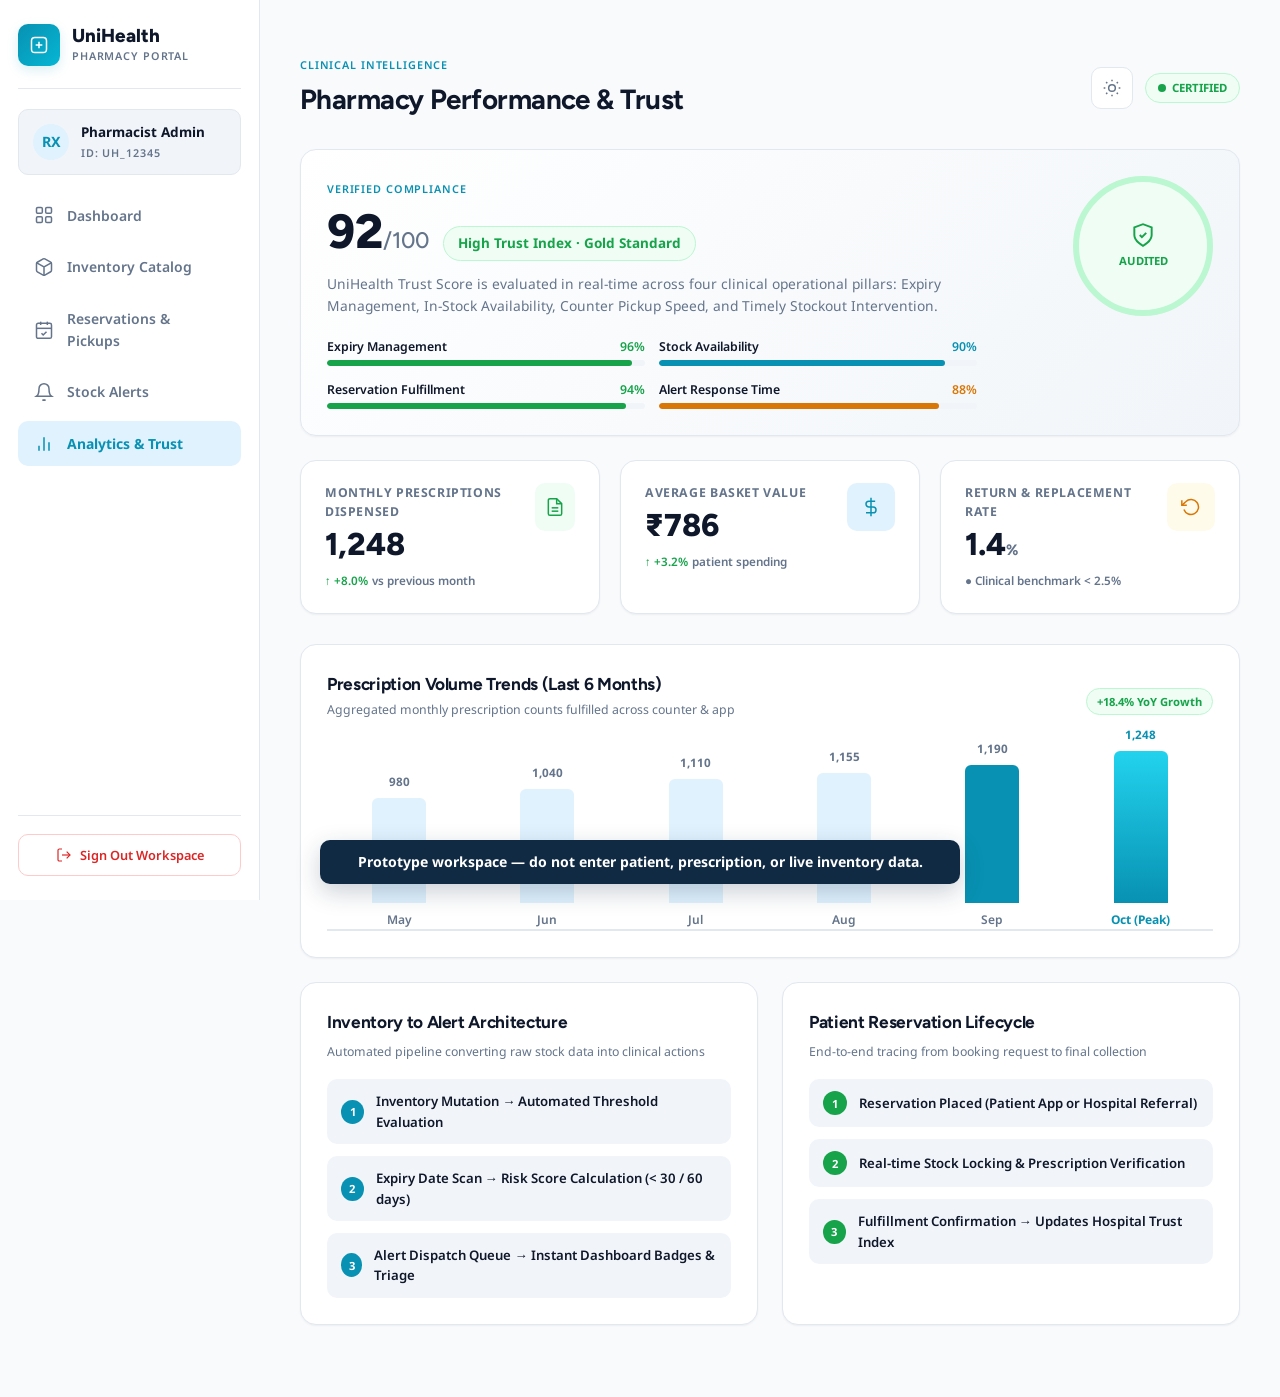
<file: analytics.html>
<!DOCTYPE html>
<html lang="en">
<head>
  <meta charset="UTF-8">
  <title>UniHealth · Pharmacy Analytics &amp; Trust</title>
  <meta name="viewport" content="width=device-width, initial-scale=1">
  <meta name="description" content="Operational analytics, clinical trust score insights, and inventory flow visualizations.">
  <link rel="stylesheet" href="style.css">
  <link rel="icon" href="data:image/svg+xml,<svg xmlns='http://www.w3.org/2000/svg' viewBox='0 0 24 24' fill='%230891b2'><path d='M19 10.5V6a2 2 0 0 0-2-2H7a2 2 0 0 0-2 2v12a2 2 0 0 0 2 2h10a2 2 0 0 0 2-2v-4.5'/><path d='M10 12h4m-2-2v4'/></svg>">
  <meta property="og:title" content="Analytics - UniHealth Pharmacy Management"/>
  <meta property="og:description" content="Clinical inventory, medicine reservation tracking, and cold-chain compliance portal."/>
  <meta property="og:type" content="website"/>
  <meta name="theme-color" content="#0891b2"/>
  <link rel="manifest" href="manifest.json"/>
</head>
<body>
  <a class="skip-link" href="#main-content">Skip to main content</a>
<div class="app-shell">

  <!-- ==================== SIDEBAR ==================== -->
  <aside class="app-sidebar" id="appSidebar">
    <div class="sidebar-brand">
      <div class="brand-icon">
        <svg class="ui-icon" viewBox="0 0 24 24" fill="none" stroke="currentColor">
          <rect x="3" y="3" width="18" height="18" rx="4"></rect>
          <path d="M12 8v8M8 12h8"></path>
        </svg>
      </div>
      <div>
        <div class="brand-title">UniHealth</div>
        <div class="brand-subtitle">PHARMACY PORTAL</div>
      </div>
    </div>

    <div class="sidebar-user">
      <div class="sidebar-user-avatar">RX</div>
      <div style="overflow: hidden;">
        <div class="fw-bold" style="font-size: 0.9rem; text-overflow: ellipsis; white-space: nowrap; overflow: hidden;">Pharmacist Admin</div>
        <div class="brand-subtitle">ID: <span id="sidebarPhId">UH_12345</span></div>
      </div>
    </div>

    <nav class="sidebar-nav">
      <a href="dashboard.html" class="sidebar-link">
        <svg class="ui-icon" viewBox="0 0 24 24" fill="none" stroke="currentColor">
          <rect x="3" y="3" width="7" height="7" rx="1.5"></rect>
          <rect x="14" y="3" width="7" height="7" rx="1.5"></rect>
          <rect x="3" y="14" width="7" height="7" rx="1.5"></rect>
          <rect x="14" y="14" width="7" height="7" rx="1.5"></rect>
        </svg>
        <span>Dashboard</span>
      </a>
      <a href="inventory.html" class="sidebar-link">
        <svg class="ui-icon" viewBox="0 0 24 24" fill="none" stroke="currentColor">
          <path d="M21 8a2 2 0 0 0-1-1.73l-7-4a2 2 0 0 0-2 0l-7 4A2 2 0 0 0 3 8v8a2 2 0 0 0 1 1.73l7 4a2 2 0 0 0 2 0l7-4A2 2 0 0 0 21 16Z"></path>
          <path d="m3.3 7 8.7 5 8.7-5M12 22V12"></path>
        </svg>
        <span>Inventory Catalog</span>
      </a>
      <a href="reservations.html" class="sidebar-link">
        <svg class="ui-icon" viewBox="0 0 24 24" fill="none" stroke="currentColor">
          <rect x="3" y="4" width="18" height="18" rx="2" ry="2"></rect>
          <line x1="16" y1="2" x2="16" y2="6"></line>
          <line x1="8" y1="2" x2="8" y2="6"></line>
          <line x1="3" y1="10" x2="21" y2="10"></line>
          <path d="m9 16 2 2 4-4"></path>
        </svg>
        <span>Reservations &amp; Pickups</span>
      </a>
      <a href="alerts.html" class="sidebar-link">
        <svg class="ui-icon" viewBox="0 0 24 24" fill="none" stroke="currentColor">
          <path d="M18 8A6 6 0 0 0 6 8c0 7-3 9-3 9h18s-3-2-3-9"></path>
          <path d="M13.73 21a2 2 0 0 1-3.46 0"></path>
        </svg>
        <span>Stock Alerts</span>
      </a>
      <a href="analytics.html" class="sidebar-link active">
        <svg class="ui-icon" viewBox="0 0 24 24" fill="none" stroke="currentColor">
          <line x1="18" y1="20" x2="18" y2="10"></line>
          <line x1="12" y1="20" x2="12" y2="4"></line>
          <line x1="6" y1="20" x2="6" y2="14"></line>
        </svg>
        <span>Analytics &amp; Trust</span>
      </a>
    </nav>

    <div class="sidebar-footer">
      <button class="btn-danger-outline w-100" onclick="handleLogout()">
        <svg class="ui-icon ui-icon-sm" viewBox="0 0 24 24" fill="none" stroke="currentColor">
          <path d="M9 21H5a2 2 0 0 1-2-2V5a2 2 0 0 1 2-2h4"></path>
          <polyline points="16 17 21 12 16 7"></polyline>
          <line x1="21" y1="12" x2="9" y2="12"></line>
        </svg>
        Sign Out Workspace
      </button>
    </div>
  </aside>

  <!-- ==================== MAIN CONTENT ==================== -->
  <main class="app-main">
    <div class="app-header-row">
      <div style="display: flex; align-items: center;">
        <button type="button" class="mobile-toggle-btn" onclick="toggleMobileSidebar()" aria-label="Toggle navigation">
          <svg class="ui-icon" viewBox="0 0 24 24" fill="none" stroke="currentColor"><line x1="3" y1="12" x2="21" y2="12"></line><line x1="3" y1="6" x2="21" y2="6"></line><line x1="3" y1="18" x2="21" y2="18"></line></svg>
        </button>
        <div>
          <div class="brand-subtitle" style="color: var(--primary);">CLINICAL INTELLIGENCE</div>
          <h1 style="font-size: 1.85rem; margin: 4px 0 0;">Pharmacy Performance &amp; Trust</h1>
        </div>
      </div>
      <div class="header-meta">
        <button type="button" class="btn-icon" onclick="toggleTheme()" aria-label="Toggle theme">
          <svg class="ui-icon" viewBox="0 0 24 24" fill="none" stroke="currentColor">
            <circle cx="12" cy="12" r="4"></circle>
            <path d="M12 2v2m0 16v2M4.93 4.93l1.41 1.41m11.32 11.32l1.41 1.41M2 12h2m16 0h2M6.34 17.66l-1.41 1.41m14.14-14.14l-1.41 1.41"></path>
          </svg>
        </button>
        <span class="live-pill">
          <span class="live-dot"></span>
          <span>CERTIFIED</span>
        </span>
      </div>
    </div>

    <!-- Trust Score Hero Panel -->
    <section class="panel" style="background: linear-gradient(135deg, var(--surface) 0%, var(--surface-muted) 100%);">
      <div style="display: flex; justify-content: space-between; align-items: flex-start; flex-wrap: wrap; gap: 20px;">
        <div style="max-width: 650px;">
          <span class="brand-subtitle" style="color: var(--primary);">VERIFIED COMPLIANCE</span>
          <div style="display: flex; align-items: baseline; gap: 14px; margin: 8px 0 12px;">
            <span style="font-family: 'Figtree', sans-serif; font-size: 3.2rem; font-weight: 800; color: var(--text-main); line-height: 1;">
              92<span style="font-size: 1.5rem; color: var(--text-muted); font-weight: 500;">/100</span>
            </span>
            <span class="badge-status instock" style="font-size: 0.9rem; padding: 6px 14px;">
              High Trust Index · Gold Standard
            </span>
          </div>
          <p style="color: var(--text-muted); font-size: 0.92rem; line-height: 1.6; margin-bottom: 20px;">
            UniHealth Trust Score is evaluated in real-time across four clinical operational pillars: Expiry Management, In-Stock Availability, Counter Pickup Speed, and Timely Stockout Intervention.
          </p>

          <!-- 4 Progress Bars -->
          <div style="display: grid; grid-template-columns: 1fr 1fr; gap: 14px;">
            <div>
              <div style="display: flex; justify-content: space-between; font-size: 0.82rem; font-weight: 600; margin-bottom: 4px;">
                <span>Expiry Management</span>
                <span style="color: var(--success);">96%</span>
              </div>
              <div class="stock-meter" style="margin: 0;"><div class="stock-meter-bar" style="width: 96%;"></div></div>
            </div>
            <div>
              <div style="display: flex; justify-content: space-between; font-size: 0.82rem; font-weight: 600; margin-bottom: 4px;">
                <span>Stock Availability</span>
                <span style="color: var(--primary);">90%</span>
              </div>
              <div class="stock-meter" style="margin: 0;"><div class="stock-meter-bar" style="width: 90%; background: var(--primary);"></div></div>
            </div>
            <div>
              <div style="display: flex; justify-content: space-between; font-size: 0.82rem; font-weight: 600; margin-bottom: 4px;">
                <span>Reservation Fulfillment</span>
                <span style="color: var(--success);">94%</span>
              </div>
              <div class="stock-meter" style="margin: 0;"><div class="stock-meter-bar" style="width: 94%;"></div></div>
            </div>
            <div>
              <div style="display: flex; justify-content: space-between; font-size: 0.82rem; font-weight: 600; margin-bottom: 4px;">
                <span>Alert Response Time</span>
                <span style="color: var(--warning);">88%</span>
              </div>
              <div class="stock-meter" style="margin: 0;"><div class="stock-meter-bar" style="width: 88%; background: var(--warning);"></div></div>
            </div>
          </div>
        </div>

        <div style="width: 140px; height: 140px; border-radius: 50%; border: 6px solid var(--success-border); display: flex; flex-direction: column; align-items: center; justify-content: center; background: var(--success-soft);">
          <svg class="ui-icon ui-icon-lg" style="stroke: var(--success);" viewBox="0 0 24 24" fill="none">
            <path d="M12 22s8-4 8-10V5l-8-3-8 3v7c0 6 8 10 8 10z"></path>
            <polyline points="9 12 11 14 15 10"></polyline>
          </svg>
          <span style="font-size: 0.75rem; font-weight: 700; color: var(--success); margin-top: 4px;">AUDITED</span>
        </div>
      </div>
    </section>

    <!-- 3 Key Metric Cards -->
    <div class="stats-grid">
      <div class="stat-card">
        <div>
          <div class="stat-title">Monthly Prescriptions Dispensed</div>
          <div class="stat-value">1,248</div>
          <div class="stat-badge text-success">
            <span>↑ +8.0%</span>
            <span class="text-muted">vs previous month</span>
          </div>
        </div>
        <div class="stat-icon-wrapper success">
          <svg class="ui-icon" viewBox="0 0 24 24" fill="none" stroke="currentColor">
            <path d="M14 2H6a2 2 0 0 0-2 2v16a2 2 0 0 0 2 2h12a2 2 0 0 0 2-2V8z"></path>
            <polyline points="14 2 14 8 20 8"></polyline>
            <line x1="16" y1="13" x2="8" y2="13"></line>
            <line x1="16" y1="17" x2="8" y2="17"></line>
          </svg>
        </div>
      </div>

      <div class="stat-card">
        <div>
          <div class="stat-title">Average Basket Value</div>
          <div class="stat-value">₹786</div>
          <div class="stat-badge text-success">
            <span>↑ +3.2%</span>
            <span class="text-muted">patient spending</span>
          </div>
        </div>
        <div class="stat-icon-wrapper">
          <svg class="ui-icon" viewBox="0 0 24 24" fill="none" stroke="currentColor">
            <line x1="12" y1="1" x2="12" y2="23"></line>
            <path d="M17 5H9.5a3.5 3.5 0 0 0 0 7h5a3.5 3.5 0 0 1 0 7H6"></path>
          </svg>
        </div>
      </div>

      <div class="stat-card">
        <div>
          <div class="stat-title">Return &amp; Replacement Rate</div>
          <div class="stat-value">1.4<small style="font-size: 1rem; color: var(--text-muted);">%</small></div>
          <div class="stat-badge" style="color: var(--text-muted);">
            <span>● Clinical benchmark &lt; 2.5%</span>
          </div>
        </div>
        <div class="stat-icon-wrapper warning">
          <svg class="ui-icon" viewBox="0 0 24 24" fill="none" stroke="currentColor">
            <polyline points="1 4 1 10 7 10"></polyline>
            <path d="M3.51 15a9 9 0 1 0 2.13-9.36L1 10"></path>
          </svg>
        </div>
      </div>
    </div>

    <!-- Monthly Prescription Activity SVG Chart -->
    <section class="panel">
      <div class="panel-header">
        <div>
          <h2 class="panel-title">Prescription Volume Trends (Last 6 Months)</h2>
          <p class="panel-sub">Aggregated monthly prescription counts fulfilled across counter &amp; app</p>
        </div>
        <span class="badge-status instock">+18.4% YoY Growth</span>
      </div>

      <div style="height: 180px; display: flex; align-items: flex-end; gap: 24px; padding: 10px 10px 0; border-bottom: 2px solid var(--border);">
        <div style="flex: 1; display: flex; flex-direction: column; align-items: center; gap: 8px;">
          <span style="font-size: 0.78rem; font-weight: 700; color: var(--text-muted);">980</span>
          <div style="width: 100%; max-width: 54px; height: 105px; background: var(--primary-light); border-radius: 6px 6px 0 0;"></div>
          <span style="font-size: 0.8rem; font-weight: 600; color: var(--text-muted);">May</span>
        </div>
        <div style="flex: 1; display: flex; flex-direction: column; align-items: center; gap: 8px;">
          <span style="font-size: 0.78rem; font-weight: 700; color: var(--text-muted);">1,040</span>
          <div style="width: 100%; max-width: 54px; height: 114px; background: var(--primary-light); border-radius: 6px 6px 0 0;"></div>
          <span style="font-size: 0.8rem; font-weight: 600; color: var(--text-muted);">Jun</span>
        </div>
        <div style="flex: 1; display: flex; flex-direction: column; align-items: center; gap: 8px;">
          <span style="font-size: 0.78rem; font-weight: 700; color: var(--text-muted);">1,110</span>
          <div style="width: 100%; max-width: 54px; height: 124px; background: var(--primary-light); border-radius: 6px 6px 0 0;"></div>
          <span style="font-size: 0.8rem; font-weight: 600; color: var(--text-muted);">Jul</span>
        </div>
        <div style="flex: 1; display: flex; flex-direction: column; align-items: center; gap: 8px;">
          <span style="font-size: 0.78rem; font-weight: 700; color: var(--text-muted);">1,155</span>
          <div style="width: 100%; max-width: 54px; height: 130px; background: var(--primary-light); border-radius: 6px 6px 0 0;"></div>
          <span style="font-size: 0.8rem; font-weight: 600; color: var(--text-muted);">Aug</span>
        </div>
        <div style="flex: 1; display: flex; flex-direction: column; align-items: center; gap: 8px;">
          <span style="font-size: 0.78rem; font-weight: 700; color: var(--text-muted);">1,190</span>
          <div style="width: 100%; max-width: 54px; height: 138px; background: var(--primary); border-radius: 6px 6px 0 0;"></div>
          <span style="font-size: 0.8rem; font-weight: 600; color: var(--text-muted);">Sep</span>
        </div>
        <div style="flex: 1; display: flex; flex-direction: column; align-items: center; gap: 8px;">
          <span style="font-size: 0.78rem; font-weight: 700; color: var(--primary);">1,248</span>
          <div style="width: 100%; max-width: 54px; height: 152px; background: linear-gradient(180deg, var(--secondary) 0%, var(--primary) 100%); border-radius: 6px 6px 0 0;"></div>
          <span style="font-size: 0.8rem; font-weight: 700; color: var(--primary);">Oct (Peak)</span>
        </div>
      </div>
    </section>

    <!-- Operational Flow Cards -->
    <div style="display: grid; grid-template-columns: 1fr 1fr; gap: 24px;">
      <!-- Flow Card 1: Inventory to Alert Flow -->
      <section class="panel">
        <h2 class="panel-title" style="margin-bottom: 6px;">Inventory to Alert Architecture</h2>
        <p class="panel-sub" style="margin-bottom: 18px;">Automated pipeline converting raw stock data into clinical actions</p>

        <div style="display: flex; flex-direction: column; gap: 12px;">
          <div style="display: flex; align-items: center; gap: 12px; padding: 12px 14px; background: var(--surface-muted); border-radius: var(--radius-md);">
            <span style="width: 24px; height: 24px; border-radius: 50%; background: var(--primary); color: #fff; display: flex; align-items: center; justify-content: center; font-size: 0.75rem; font-weight: 700;">1</span>
            <span style="font-size: 0.88rem; font-weight: 600;">Inventory Mutation → Automated Threshold Evaluation</span>
          </div>
          <div style="display: flex; align-items: center; gap: 12px; padding: 12px 14px; background: var(--surface-muted); border-radius: var(--radius-md);">
            <span style="width: 24px; height: 24px; border-radius: 50%; background: var(--primary); color: #fff; display: flex; align-items: center; justify-content: center; font-size: 0.75rem; font-weight: 700;">2</span>
            <span style="font-size: 0.88rem; font-weight: 600;">Expiry Date Scan → Risk Score Calculation (&lt; 30 / 60 days)</span>
          </div>
          <div style="display: flex; align-items: center; gap: 12px; padding: 12px 14px; background: var(--surface-muted); border-radius: var(--radius-md);">
            <span style="width: 24px; height: 24px; border-radius: 50%; background: var(--primary); color: #fff; display: flex; align-items: center; justify-content: center; font-size: 0.75rem; font-weight: 700;">3</span>
            <span style="font-size: 0.88rem; font-weight: 600;">Alert Dispatch Queue → Instant Dashboard Badges &amp; Triage</span>
          </div>
        </div>
      </section>

      <!-- Flow Card 2: Reservation Journey Flow -->
      <section class="panel">
        <h2 class="panel-title" style="margin-bottom: 6px;">Patient Reservation Lifecycle</h2>
        <p class="panel-sub" style="margin-bottom: 18px;">End-to-end tracing from booking request to final collection</p>

        <div style="display: flex; flex-direction: column; gap: 12px;">
          <div style="display: flex; align-items: center; gap: 12px; padding: 12px 14px; background: var(--surface-muted); border-radius: var(--radius-md);">
            <span style="width: 24px; height: 24px; border-radius: 50%; background: var(--success); color: #fff; display: flex; align-items: center; justify-content: center; font-size: 0.75rem; font-weight: 700;">1</span>
            <span style="font-size: 0.88rem; font-weight: 600;">Reservation Placed (Patient App or Hospital Referral)</span>
          </div>
          <div style="display: flex; align-items: center; gap: 12px; padding: 12px 14px; background: var(--surface-muted); border-radius: var(--radius-md);">
            <span style="width: 24px; height: 24px; border-radius: 50%; background: var(--success); color: #fff; display: flex; align-items: center; justify-content: center; font-size: 0.75rem; font-weight: 700;">2</span>
            <span style="font-size: 0.88rem; font-weight: 600;">Real-time Stock Locking &amp; Prescription Verification</span>
          </div>
          <div style="display: flex; align-items: center; gap: 12px; padding: 12px 14px; background: var(--surface-muted); border-radius: var(--radius-md);">
            <span style="width: 24px; height: 24px; border-radius: 50%; background: var(--success); color: #fff; display: flex; align-items: center; justify-content: center; font-size: 0.75rem; font-weight: 700;">3</span>
            <span style="font-size: 0.88rem; font-weight: 600;">Fulfillment Confirmation → Updates Hospital Trust Index</span>
          </div>
        </div>
      </section>
    </div>

  </main>
</div>

<script src="auth-logic.js"></script>
</body>
</html>
</file>
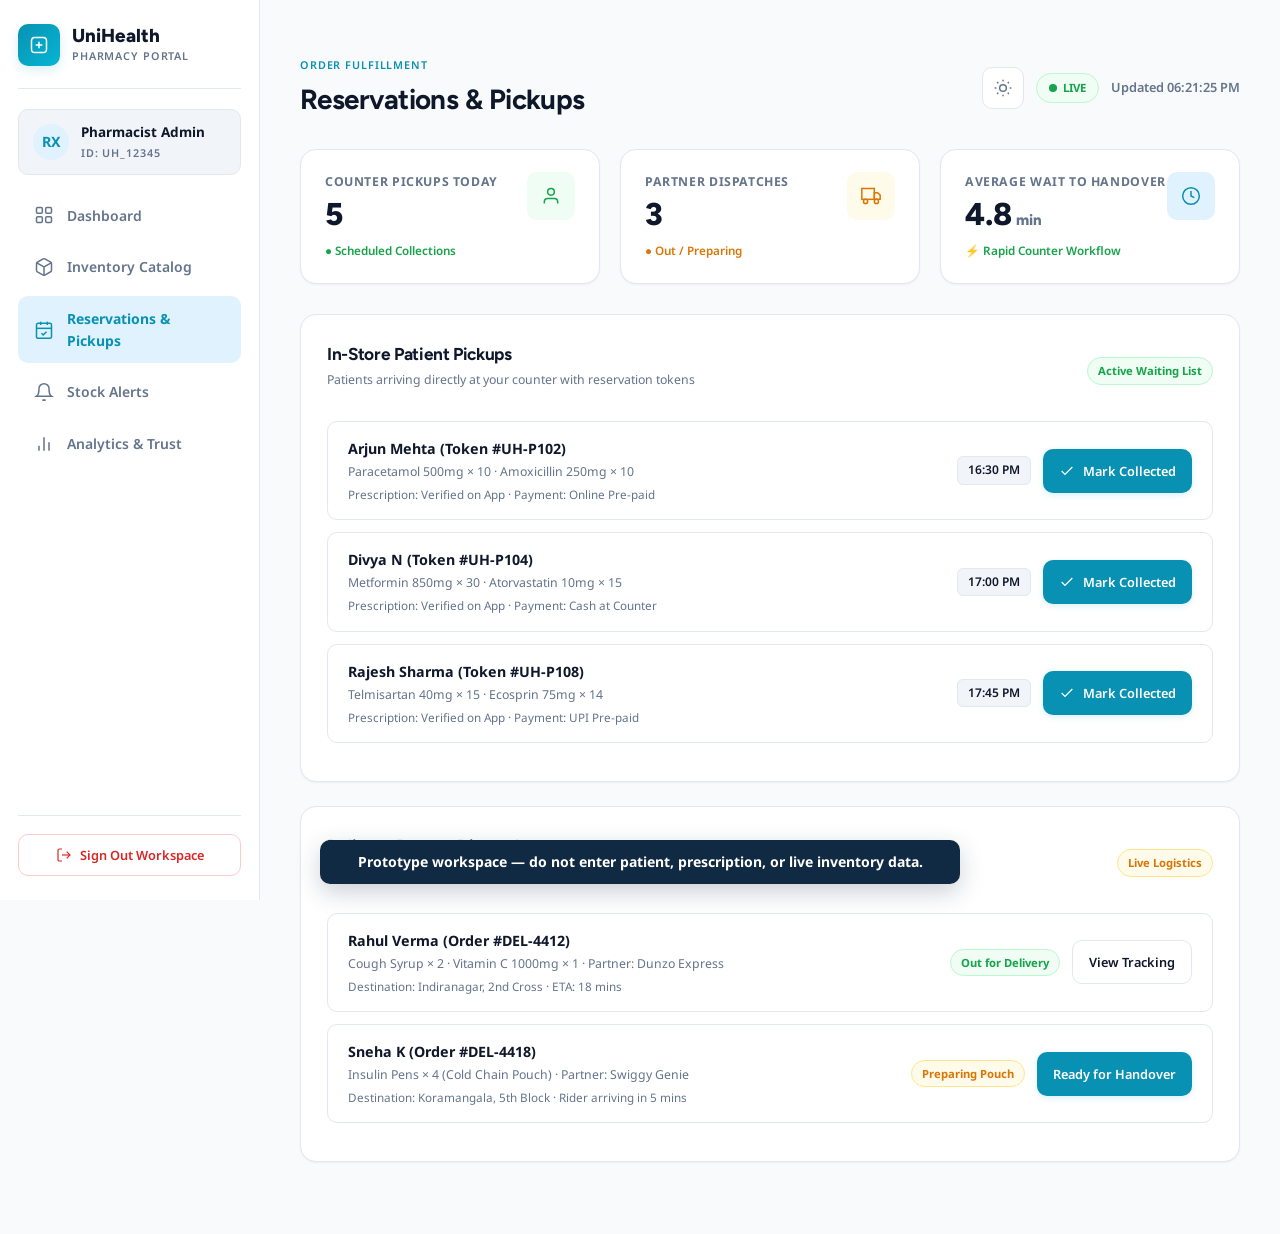
<file: reservations.html>
<!DOCTYPE html>
<html lang="en">
<head>
  <meta charset="UTF-8">
  <title>UniHealth · Reservations &amp; Orders</title>
  <meta name="viewport" content="width=device-width, initial-scale=1">
  <meta name="description" content="Manage patient medicine reservations, counter pickups, and delivery partner dispatches.">
  <link rel="stylesheet" href="style.css">
  <link rel="icon" href="data:image/svg+xml,<svg xmlns='http://www.w3.org/2000/svg' viewBox='0 0 24 24' fill='%230891b2'><path d='M19 10.5V6a2 2 0 0 0-2-2H7a2 2 0 0 0-2 2v12a2 2 0 0 0 2 2h10a2 2 0 0 0 2-2v-4.5'/><path d='M10 12h4m-2-2v4'/></svg>">
  <meta property="og:title" content="Reservations - UniHealth Pharmacy Management"/>
  <meta property="og:description" content="Clinical inventory, medicine reservation tracking, and cold-chain compliance portal."/>
  <meta property="og:type" content="website"/>
  <meta name="theme-color" content="#0891b2"/>
  <link rel="manifest" href="manifest.json"/>
</head>
<body>
  <a class="skip-link" href="#main-content">Skip to main content</a>
<div class="app-shell">

  <!-- ==================== SIDEBAR ==================== -->
  <aside class="app-sidebar" id="appSidebar">
    <div class="sidebar-brand">
      <div class="brand-icon">
        <svg class="ui-icon" viewBox="0 0 24 24" fill="none" stroke="currentColor">
          <rect x="3" y="3" width="18" height="18" rx="4"></rect>
          <path d="M12 8v8M8 12h8"></path>
        </svg>
      </div>
      <div>
        <div class="brand-title">UniHealth</div>
        <div class="brand-subtitle">PHARMACY PORTAL</div>
      </div>
    </div>

    <div class="sidebar-user">
      <div class="sidebar-user-avatar">RX</div>
      <div style="overflow: hidden;">
        <div class="fw-bold" style="font-size: 0.9rem; text-overflow: ellipsis; white-space: nowrap; overflow: hidden;">Pharmacist Admin</div>
        <div class="brand-subtitle">ID: <span id="sidebarPhId">UH_12345</span></div>
      </div>
    </div>

    <nav class="sidebar-nav">
      <a href="dashboard.html" class="sidebar-link">
        <svg class="ui-icon" viewBox="0 0 24 24" fill="none" stroke="currentColor">
          <rect x="3" y="3" width="7" height="7" rx="1.5"></rect>
          <rect x="14" y="3" width="7" height="7" rx="1.5"></rect>
          <rect x="3" y="14" width="7" height="7" rx="1.5"></rect>
          <rect x="14" y="14" width="7" height="7" rx="1.5"></rect>
        </svg>
        <span>Dashboard</span>
      </a>
      <a href="inventory.html" class="sidebar-link">
        <svg class="ui-icon" viewBox="0 0 24 24" fill="none" stroke="currentColor">
          <path d="M21 8a2 2 0 0 0-1-1.73l-7-4a2 2 0 0 0-2 0l-7 4A2 2 0 0 0 3 8v8a2 2 0 0 0 1 1.73l7 4a2 2 0 0 0 2 0l7-4A2 2 0 0 0 21 16Z"></path>
          <path d="m3.3 7 8.7 5 8.7-5M12 22V12"></path>
        </svg>
        <span>Inventory Catalog</span>
      </a>
      <a href="reservations.html" class="sidebar-link active">
        <svg class="ui-icon" viewBox="0 0 24 24" fill="none" stroke="currentColor">
          <rect x="3" y="4" width="18" height="18" rx="2" ry="2"></rect>
          <line x1="16" y1="2" x2="16" y2="6"></line>
          <line x1="8" y1="2" x2="8" y2="6"></line>
          <line x1="3" y1="10" x2="21" y2="10"></line>
          <path d="m9 16 2 2 4-4"></path>
        </svg>
        <span>Reservations &amp; Pickups</span>
      </a>
      <a href="alerts.html" class="sidebar-link">
        <svg class="ui-icon" viewBox="0 0 24 24" fill="none" stroke="currentColor">
          <path d="M18 8A6 6 0 0 0 6 8c0 7-3 9-3 9h18s-3-2-3-9"></path>
          <path d="M13.73 21a2 2 0 0 1-3.46 0"></path>
        </svg>
        <span>Stock Alerts</span>
      </a>
      <a href="analytics.html" class="sidebar-link">
        <svg class="ui-icon" viewBox="0 0 24 24" fill="none" stroke="currentColor">
          <line x1="18" y1="20" x2="18" y2="10"></line>
          <line x1="12" y1="20" x2="12" y2="4"></line>
          <line x1="6" y1="20" x2="6" y2="14"></line>
        </svg>
        <span>Analytics &amp; Trust</span>
      </a>
    </nav>

    <div class="sidebar-footer">
      <button class="btn-danger-outline w-100" onclick="handleLogout()">
        <svg class="ui-icon ui-icon-sm" viewBox="0 0 24 24" fill="none" stroke="currentColor">
          <path d="M9 21H5a2 2 0 0 1-2-2V5a2 2 0 0 1 2-2h4"></path>
          <polyline points="16 17 21 12 16 7"></polyline>
          <line x1="21" y1="12" x2="9" y2="12"></line>
        </svg>
        Sign Out Workspace
      </button>
    </div>
  </aside>

  <!-- ==================== MAIN CONTENT ==================== -->
  <main class="app-main">
    <div class="app-header-row">
      <div style="display: flex; align-items: center;">
        <button type="button" class="mobile-toggle-btn" onclick="toggleMobileSidebar()" aria-label="Toggle navigation">
          <svg class="ui-icon" viewBox="0 0 24 24" fill="none" stroke="currentColor"><line x1="3" y1="12" x2="21" y2="12"></line><line x1="3" y1="6" x2="21" y2="6"></line><line x1="3" y1="18" x2="21" y2="18"></line></svg>
        </button>
        <div>
          <div class="brand-subtitle" style="color: var(--primary);">ORDER FULFILLMENT</div>
          <h1 style="font-size: 1.85rem; margin: 4px 0 0;">Reservations &amp; Pickups</h1>
        </div>
      </div>
      <div class="header-meta">
        <button type="button" class="btn-icon" onclick="toggleTheme()" aria-label="Toggle theme">
          <svg class="ui-icon" viewBox="0 0 24 24" fill="none" stroke="currentColor">
            <circle cx="12" cy="12" r="4"></circle>
            <path d="M12 2v2m0 16v2M4.93 4.93l1.41 1.41m11.32 11.32l1.41 1.41M2 12h2m16 0h2M6.34 17.66l-1.41 1.41m14.14-14.14l-1.41 1.41"></path>
          </svg>
        </button>
        <span class="live-pill">
          <span class="live-dot"></span>
          <span>LIVE</span>
        </span>
        <span id="resTime" style="font-size: 0.85rem; color: var(--text-muted); font-weight: 600;">Updated --:--:--</span>
      </div>
    </div>

    <!-- Summary Metrics -->
    <div class="stats-grid">
      <div class="stat-card">
        <div>
          <div class="stat-title">Counter Pickups Today</div>
          <div class="stat-value">5</div>
          <div class="stat-badge text-success">● Scheduled Collections</div>
        </div>
        <div class="stat-icon-wrapper success">
          <svg class="ui-icon" viewBox="0 0 24 24" fill="none" stroke="currentColor">
            <path d="M20 21v-2a4 4 0 0 0-4-4H8a4 4 0 0 0-4 4v2"></path>
            <circle cx="12" cy="7" r="4"></circle>
          </svg>
        </div>
      </div>

      <div class="stat-card">
        <div>
          <div class="stat-title">Partner Dispatches</div>
          <div class="stat-value">3</div>
          <div class="stat-badge text-warning">● Out / Preparing</div>
        </div>
        <div class="stat-icon-wrapper warning">
          <svg class="ui-icon" viewBox="0 0 24 24" fill="none" stroke="currentColor">
            <rect x="1" y="3" width="15" height="13"></rect>
            <polygon points="16 8 20 8 23 11 23 16 16 16 16 8"></polygon>
            <circle cx="5.5" cy="18.5" r="2.5"></circle>
            <circle cx="18.5" cy="18.5" r="2.5"></circle>
          </svg>
        </div>
      </div>

      <div class="stat-card">
        <div>
          <div class="stat-title">Average Wait to Handover</div>
          <div class="stat-value">4.8<small style="font-size: 1rem; color: var(--text-muted);"> min</small></div>
          <div class="stat-badge text-success">⚡ Rapid Counter Workflow</div>
        </div>
        <div class="stat-icon-wrapper">
          <svg class="ui-icon" viewBox="0 0 24 24" fill="none" stroke="currentColor">
            <circle cx="12" cy="12" r="10"></circle>
            <polyline points="12 6 12 12 16 14"></polyline>
          </svg>
        </div>
      </div>
    </div>

    <!-- Section 1: In-Store Pickups -->
    <section class="panel">
      <div class="panel-header">
        <div>
          <h2 class="panel-title">In-Store Patient Pickups</h2>
          <p class="panel-sub">Patients arriving directly at your counter with reservation tokens</p>
        </div>
        <span class="badge-status instock">Active Waiting List</span>
      </div>

      <div class="pickup-card">
        <div>
          <div class="pickup-patient">Arjun Mehta (Token #UH-P102)</div>
          <div class="pickup-medicines">Paracetamol 500mg × 10 · Amoxicillin 250mg × 10</div>
          <div style="font-size: 0.78rem; color: var(--text-muted); margin-top: 4px;">Prescription: Verified on App · Payment: Online Pre-paid</div>
        </div>
        <div style="display: flex; align-items: center; gap: 12px;">
          <span class="pickup-time">16:30 PM</span>
          <button class="btn-teal" style="padding: 8px 16px; font-size: 0.85rem;" onclick="showNotification('Dispensed reservation to Arjun Mehta.')">
            <svg class="ui-icon ui-icon-sm" viewBox="0 0 24 24" fill="none" stroke="currentColor">
              <polyline points="20 6 9 17 4 12"></polyline>
            </svg>
            Mark Collected
          </button>
        </div>
      </div>

      <div class="pickup-card">
        <div>
          <div class="pickup-patient">Divya N (Token #UH-P104)</div>
          <div class="pickup-medicines">Metformin 850mg × 30 · Atorvastatin 10mg × 15</div>
          <div style="font-size: 0.78rem; color: var(--text-muted); margin-top: 4px;">Prescription: Verified on App · Payment: Cash at Counter</div>
        </div>
        <div style="display: flex; align-items: center; gap: 12px;">
          <span class="pickup-time">17:00 PM</span>
          <button class="btn-teal" style="padding: 8px 16px; font-size: 0.85rem;" onclick="showNotification('Dispensed reservation to Divya N.')">
            <svg class="ui-icon ui-icon-sm" viewBox="0 0 24 24" fill="none" stroke="currentColor">
              <polyline points="20 6 9 17 4 12"></polyline>
            </svg>
            Mark Collected
          </button>
        </div>
      </div>

      <div class="pickup-card">
        <div>
          <div class="pickup-patient">Rajesh Sharma (Token #UH-P108)</div>
          <div class="pickup-medicines">Telmisartan 40mg × 15 · Ecosprin 75mg × 14</div>
          <div style="font-size: 0.78rem; color: var(--text-muted); margin-top: 4px;">Prescription: Verified on App · Payment: UPI Pre-paid</div>
        </div>
        <div style="display: flex; align-items: center; gap: 12px;">
          <span class="pickup-time">17:45 PM</span>
          <button class="btn-teal" style="padding: 8px 16px; font-size: 0.85rem;" onclick="showNotification('Dispensed reservation to Rajesh Sharma.')">
            <svg class="ui-icon ui-icon-sm" viewBox="0 0 24 24" fill="none" stroke="currentColor">
              <polyline points="20 6 9 17 4 12"></polyline>
            </svg>
            Mark Collected
          </button>
        </div>
      </div>
    </section>

    <!-- Section 2: Delivery Partner Orders -->
    <section class="panel">
      <div class="panel-header">
        <div>
          <h2 class="panel-title">Delivery Partner Dispatches</h2>
          <p class="panel-sub">Online orders assigned to hyper-local delivery fleet</p>
        </div>
        <span class="badge-status lowstock">Live Logistics</span>
      </div>

      <div class="pickup-card">
        <div>
          <div class="pickup-patient">Rahul Verma (Order #DEL-4412)</div>
          <div class="pickup-medicines">Cough Syrup × 2 · Vitamin C 1000mg × 1 · Partner: Dunzo Express</div>
          <div style="font-size: 0.78rem; color: var(--text-muted); margin-top: 4px;">Destination: Indiranagar, 2nd Cross · ETA: 18 mins</div>
        </div>
        <div style="display: flex; align-items: center; gap: 12px;">
          <span class="badge-status instock">Out for Delivery</span>
          <button class="btn-outline-custom" style="padding: 8px 16px; font-size: 0.85rem;" onclick="showNotification('Live rider GPS tracking opened.')">
            View Tracking
          </button>
        </div>
      </div>

      <div class="pickup-card">
        <div>
          <div class="pickup-patient">Sneha K (Order #DEL-4418)</div>
          <div class="pickup-medicines">Insulin Pens × 4 (Cold Chain Pouch) · Partner: Swiggy Genie</div>
          <div style="font-size: 0.78rem; color: var(--text-muted); margin-top: 4px;">Destination: Koramangala, 5th Block · Rider arriving in 5 mins</div>
        </div>
        <div style="display: flex; align-items: center; gap: 12px;">
          <span class="badge-status lowstock">Preparing Pouch</span>
          <button class="btn-teal" style="padding: 8px 16px; font-size: 0.85rem;" onclick="showNotification('Marked Order #DEL-4418 ready for rider handover.')">
            Ready for Handover
          </button>
        </div>
      </div>
    </section>

  </main>
</div>

<script src="auth-logic.js"></script>
<script>
  function tickRes() {
    const now = new Date();
    const el = document.getElementById('resTime');
    if (el) {
      el.textContent = 'Updated ' + now.toLocaleTimeString([], { hour: '2-digit', minute: '2-digit', second: '2-digit' });
    }
  }
  tickRes();
  setInterval(tickRes, 1000);
</script>
</body>
</html>
</file>
<file: style.css>
/* ==========================================================================
   UniHealth Pharmacy Management — Professional Clinical Design System
   Engineered using UI/UX Pro Max guidelines (Healthcare / Pharmacy)
   ========================================================================== */

@import url('https://fonts.googleapis.com/css2?family=Figtree:wght@400;500;600;700;800&family=Noto+Sans:wght@300;400;500;600;700&display=swap');

:root {
  /* Brand Color Tokens */
  --primary: #0891b2;
  --primary-hover: #0e7490;
  --primary-light: #e0f2fe;
  --primary-glow: rgba(8, 145, 178, 0.15);

  --secondary: #22d3ee;
  --secondary-dark: #06b6d4;

  /* Semantic Feedback */
  --success: #16a34a;
  --success-hover: #15803d;
  --success-soft: #f0fdf4;
  --success-border: #bbf7d0;

  --warning: #d97706;
  --warning-hover: #b45309;
  --warning-soft: #fffbeb;
  --warning-border: #fde68a;

  --danger: #dc2626;
  --danger-hover: #b91c1c;
  --danger-soft: #fef2f2;
  --danger-border: #fecaca;

  /* Surfaces & Hierarchy (Light Theme default) */
  --bg-main: #f8fafc;
  --surface: #ffffff;
  --surface-muted: #f1f5f9;
  --surface-elevated: #ffffff;
  --border: #e2e8f0;
  --border-focus: #0891b2;

  /* Typography */
  --text-main: #0f172a;
  --text-muted: #64748b;
  --text-inverse: #ffffff;

  /* Elevation */
  --shadow-sm: 0 1px 2px 0 rgb(0 0 0 / 0.05);
  --shadow-md: 0 4px 6px -1px rgb(0 0 0 / 0.07), 0 2px 4px -2px rgb(0 0 0 / 0.07);
  --shadow-lg: 0 10px 15px -3px rgb(0 0 0 / 0.08), 0 4px 6px -4px rgb(0 0 0 / 0.08);

  /* Geometry & Layout */
  --radius-sm: 6px;
  --radius-md: 10px;
  --radius-lg: 16px;
  --radius-xl: 22px;
  --sidebar-width: 260px;
  --transition-fast: 160ms cubic-bezier(0.4, 0, 0.2, 1);
  --transition-normal: 240ms cubic-bezier(0.4, 0, 0.2, 1);
}

/* Dark Theme Overrides */
body.dark,
[data-theme="dark"] {
  --bg-main: #0b1120;
  --surface: #131d31;
  --surface-muted: #1e293b;
  --surface-elevated: #1a263d;
  --border: #293548;
  --border-focus: #38bdf8;

  --text-main: #f8fafc;
  --text-muted: #94a3b8;
  --text-inverse: #0b1120;

  --primary: #06b6d4;
  --primary-hover: #22d3ee;
  --primary-light: rgba(6, 182, 212, 0.16);
  --primary-glow: rgba(6, 182, 212, 0.25);

  --success: #22c55e;
  --success-soft: rgba(34, 197, 94, 0.15);
  --success-border: rgba(34, 197, 94, 0.3);

  --warning: #f59e0b;
  --warning-soft: rgba(245, 158, 11, 0.15);
  --warning-border: rgba(245, 158, 11, 0.3);

  --danger: #ef4444;
  --danger-soft: rgba(239, 68, 68, 0.15);
  --danger-border: rgba(239, 68, 68, 0.3);

  --shadow-sm: 0 1px 2px 0 rgb(0 0 0 / 0.3);
  --shadow-md: 0 4px 6px -1px rgb(0 0 0 / 0.4);
  --shadow-lg: 0 10px 20px -3px rgb(0 0 0 / 0.5);
}

/* Reset & Base Standards */
*, *::before, *::after {
  box-sizing: border-box;
}

html {
  font-size: 15px;
  scroll-behavior: smooth;
}

body {
  margin: 0;
  background-color: var(--bg-main);
  font-family: 'Noto Sans', -apple-system, BlinkMacSystemFont, 'Segoe UI', Roboto, sans-serif;
  color: var(--text-main);
  line-height: 1.55;
  -webkit-font-smoothing: antialiased;
  -moz-osx-font-smoothing: grayscale;
}

h1, h2, h3, h4, h5, h6 {
  font-family: 'Figtree', sans-serif;
  color: var(--text-main);
  letter-spacing: -0.02em;
  font-weight: 700;
  margin-top: 0;
}

p {
  margin-top: 0;
}

a {
  color: var(--primary);
  text-decoration: none;
  transition: color var(--transition-fast);
}

a:hover {
  color: var(--primary-hover);
}

/* Universal Accessibility Focus */
:focus-visible {
  outline: 3px solid var(--border-focus);
  outline-offset: 2px;
}

/* Base Buttons */
button, input, select, textarea {
  font-family: inherit;
  font-size: inherit;
}

button {
  cursor: pointer;
  touch-action: manipulation;
  border: none;
  background: none;
  transition: all var(--transition-fast);
}

/* ==========================================================================
   Icon & SVG Helper Classes (No emoji UI)
   ========================================================================== */
.ui-icon {
  width: 20px;
  height: 20px;
  stroke-width: 1.8;
  display: inline-block;
  vertical-align: middle;
  flex-shrink: 0;
}

.ui-icon-sm {
  width: 16px;
  height: 16px;
}

.ui-icon-lg {
  width: 26px;
  height: 26px;
}

/* ==========================================================================
   Modern App Shell & Sidebar Layout
   ========================================================================== */
.app-shell {
  display: flex;
  min-height: 100vh;
  position: relative;
}

.app-sidebar {
  width: var(--sidebar-width);
  background: var(--surface);
  border-right: 1px solid var(--border);
  display: flex;
  flex-direction: column;
  padding: 24px 18px;
  position: fixed;
  inset: 0 auto 0 0;
  z-index: 40;
  overflow-y: auto;
  transition: transform var(--transition-normal);
}

.sidebar-brand {
  display: flex;
  align-items: center;
  gap: 12px;
  padding-bottom: 22px;
  border-bottom: 1px solid var(--border);
  margin-bottom: 20px;
}

.brand-icon {
  width: 42px;
  height: 42px;
  border-radius: var(--radius-md);
  background: linear-gradient(135deg, var(--primary) 0%, var(--secondary-dark) 100%);
  color: #ffffff;
  display: flex;
  align-items: center;
  justify-content: center;
  box-shadow: 0 4px 12px var(--primary-glow);
}

.brand-title {
  font-family: 'Figtree', sans-serif;
  font-size: 1.25rem;
  font-weight: 800;
  color: var(--text-main);
  line-height: 1.15;
}

.brand-subtitle {
  font-size: 0.72rem;
  letter-spacing: 0.08em;
  text-transform: uppercase;
  color: var(--text-muted);
  font-weight: 600;
  margin-top: 2px;
}

/* Pharmacy Profile Chip in Sidebar */
.sidebar-user {
  display: flex;
  align-items: center;
  gap: 12px;
  padding: 12px 14px;
  background: var(--surface-muted);
  border: 1px solid var(--border);
  border-radius: var(--radius-md);
  margin-bottom: 18px;
}

.sidebar-user-avatar {
  width: 36px;
  height: 36px;
  border-radius: 50%;
  background: var(--primary-light);
  color: var(--primary);
  font-weight: 700;
  display: flex;
  align-items: center;
  justify-content: center;
  font-size: 0.95rem;
}

.sidebar-nav {
  display: flex;
  flex-direction: column;
  gap: 6px;
  flex-grow: 1;
}

.sidebar-link {
  display: flex;
  align-items: center;
  gap: 13px;
  padding: 12px 16px;
  border-radius: var(--radius-md);
  font-weight: 600;
  font-size: 0.93rem;
  color: var(--text-muted);
  transition: all var(--transition-fast);
  min-height: 44px;
}

.sidebar-link:hover {
  background: var(--surface-muted);
  color: var(--text-main);
}

.sidebar-link.active {
  background: var(--primary-light);
  color: var(--primary);
  font-weight: 700;
}

.sidebar-link.active .ui-icon {
  stroke: var(--primary);
}

.sidebar-footer {
  margin-top: auto;
  padding-top: 18px;
  border-top: 1px solid var(--border);
}

/* ==========================================================================
   Main Application Area
   ========================================================================== */
.app-main {
  flex: 1;
  margin-left: var(--sidebar-width);
  padding: 32px 40px 48px;
  max-width: 1550px;
  width: calc(100% - var(--sidebar-width));
}

.app-header-row {
  display: flex;
  justify-content: space-between;
  align-items: center;
  margin-bottom: 28px;
  flex-wrap: wrap;
  gap: 16px;
}

.header-meta {
  display: flex;
  align-items: center;
  gap: 12px;
}

.live-pill {
  display: inline-flex;
  align-items: center;
  gap: 6px;
  padding: 5px 12px;
  background: var(--success-soft);
  color: var(--success);
  border: 1px solid var(--success-border);
  border-radius: 999px;
  font-size: 0.76rem;
  font-weight: 700;
}

.live-dot {
  width: 8px;
  height: 8px;
  border-radius: 50%;
  background: var(--success);
  animation: pulse-dot 2s infinite ease-in-out;
}

@keyframes pulse-dot {
  0%, 100% { opacity: 1; transform: scale(1); }
  50% { opacity: 0.4; transform: scale(0.85); }
}

/* ==========================================================================
   Component: Buttons & Controls
   ========================================================================== */
.btn-teal,
.btn-primary-custom,
.btn-gradient {
  display: inline-flex;
  align-items: center;
  justify-content: center;
  gap: 8px;
  background: var(--primary);
  color: #ffffff;
  padding: 10px 20px;
  border-radius: var(--radius-md);
  font-weight: 600;
  font-size: 0.9rem;
  min-height: 44px;
  box-shadow: 0 2px 6px var(--primary-glow);
  transition: all var(--transition-fast);
}

.btn-teal:hover,
.btn-primary-custom:hover,
.btn-gradient:hover {
  background: var(--primary-hover);
  color: #ffffff;
  transform: translateY(-1px);
  box-shadow: 0 4px 12px var(--primary-glow);
}

.btn-outline-custom {
  display: inline-flex;
  align-items: center;
  justify-content: center;
  gap: 8px;
  background: var(--surface);
  color: var(--text-main);
  border: 1px solid var(--border);
  padding: 9px 18px;
  border-radius: var(--radius-md);
  font-weight: 600;
  font-size: 0.9rem;
  min-height: 44px;
  transition: all var(--transition-fast);
}

.btn-outline-custom:hover {
  background: var(--surface-muted);
  border-color: var(--text-muted);
}

.btn-danger-outline {
  display: inline-flex;
  align-items: center;
  justify-content: center;
  gap: 8px;
  background: transparent;
  color: var(--danger);
  border: 1px solid var(--danger-border);
  padding: 8px 16px;
  border-radius: var(--radius-md);
  font-weight: 600;
  font-size: 0.85rem;
  min-height: 42px;
  transition: all var(--transition-fast);
}

.btn-danger-outline:hover {
  background: var(--danger-soft);
  border-color: var(--danger);
}

.btn-icon {
  width: 42px;
  height: 42px;
  border-radius: var(--radius-md);
  border: 1px solid var(--border);
  background: var(--surface);
  color: var(--text-muted);
  display: inline-flex;
  align-items: center;
  justify-content: center;
  transition: all var(--transition-fast);
}

.btn-icon:hover {
  background: var(--surface-muted);
  color: var(--text-main);
  border-color: var(--text-muted);
}

/* ==========================================================================
   Component: Statistics & KPI Cards
   ========================================================================== */
.stats-grid {
  display: grid;
  grid-template-columns: repeat(auto-fit, minmax(240px, 1fr));
  gap: 20px;
  margin-bottom: 30px;
}

.stat-card {
  background: var(--surface);
  border: 1px solid var(--border);
  border-radius: var(--radius-lg);
  padding: 22px 24px;
  box-shadow: var(--shadow-sm);
  display: flex;
  justify-content: space-between;
  align-items: flex-start;
  transition: transform var(--transition-fast), box-shadow var(--transition-fast);
}

.stat-card:hover {
  transform: translateY(-2px);
  box-shadow: var(--shadow-md);
}

.stat-title {
  font-size: 0.82rem;
  text-transform: uppercase;
  letter-spacing: 0.05em;
  color: var(--text-muted);
  font-weight: 700;
  margin-bottom: 6px;
}

.stat-value {
  font-family: 'Figtree', sans-serif;
  font-size: 2.1rem;
  font-weight: 800;
  color: var(--text-main);
  line-height: 1.1;
  margin-bottom: 6px;
}

.stat-badge {
  display: inline-flex;
  align-items: center;
  gap: 4px;
  font-size: 0.78rem;
  font-weight: 600;
}

.stat-icon-wrapper {
  width: 48px;
  height: 48px;
  border-radius: var(--radius-md);
  display: flex;
  align-items: center;
  justify-content: center;
  background: var(--primary-light);
  color: var(--primary);
}

.stat-icon-wrapper.warning {
  background: var(--warning-soft);
  color: var(--warning);
}

.stat-icon-wrapper.danger {
  background: var(--danger-soft);
  color: var(--danger);
}

.stat-icon-wrapper.success {
  background: var(--success-soft);
  color: var(--success);
}

/* ==========================================================================
   Component: Panels & Sections
   ========================================================================== */
.panel {
  background: var(--surface);
  border: 1px solid var(--border);
  border-radius: var(--radius-lg);
  padding: 26px;
  box-shadow: var(--shadow-sm);
  margin-bottom: 24px;
}

.panel-header {
  display: flex;
  justify-content: space-between;
  align-items: center;
  margin-bottom: 20px;
  flex-wrap: wrap;
  gap: 12px;
}

.panel-title {
  font-size: 1.15rem;
  font-weight: 700;
  margin-bottom: 2px;
}

.panel-sub {
  font-size: 0.82rem;
  color: var(--text-muted);
}

/* ==========================================================================
   Component: Medicine Inventory Grid & Cards
   ========================================================================== */
.inv-toolbar {
  display: flex;
  justify-content: space-between;
  align-items: center;
  gap: 16px;
  margin-bottom: 24px;
  flex-wrap: wrap;
}

.search-box {
  display: flex;
  align-items: center;
  gap: 12px;
  background: var(--surface);
  border: 1px solid var(--border);
  border-radius: var(--radius-md);
  padding: 0 16px;
  min-height: 46px;
  flex: 1;
  max-width: 460px;
  min-width: 240px;
  box-shadow: var(--shadow-sm);
  transition: border-color var(--transition-fast);
}

.search-box:focus-within {
  border-color: var(--border-focus);
  box-shadow: 0 0 0 3px var(--primary-glow);
}

.search-box input {
  border: none;
  background: transparent;
  color: var(--text-main);
  outline: none;
  width: 100%;
  font-size: 0.92rem;
}

.category-chips {
  display: flex;
  align-items: center;
  gap: 8px;
  overflow-x: auto;
  padding-bottom: 8px;
  margin-bottom: 20px;
}

.cat-chip {
  padding: 6px 14px;
  border-radius: 999px;
  font-size: 0.8rem;
  font-weight: 600;
  background: var(--surface);
  border: 1px solid var(--border);
  color: var(--text-muted);
  cursor: pointer;
  white-space: nowrap;
  transition: all var(--transition-fast);
}

.cat-chip:hover {
  background: var(--surface-muted);
  color: var(--text-main);
}

.cat-chip.active {
  background: var(--primary);
  color: #ffffff;
  border-color: var(--primary);
}

.inv-grid {
  display: grid;
  grid-template-columns: repeat(auto-fill, minmax(290px, 1fr));
  gap: 20px;
}

.med-card {
  background: var(--surface);
  border: 1px solid var(--border);
  border-radius: var(--radius-lg);
  padding: 22px;
  display: flex;
  flex-direction: column;
  box-shadow: var(--shadow-sm);
  transition: all var(--transition-fast);
}

.med-card:hover {
  transform: translateY(-2px);
  box-shadow: var(--shadow-md);
  border-color: var(--secondary-dark);
}

.med-card-header {
  display: flex;
  justify-content: space-between;
  align-items: flex-start;
  gap: 12px;
  margin-bottom: 12px;
}

.med-name {
  font-size: 1.05rem;
  font-weight: 700;
  margin-bottom: 4px;
  color: var(--text-main);
}

.med-company {
  font-size: 0.8rem;
  color: var(--text-muted);
}

.med-chips-row {
  display: flex;
  align-items: center;
  gap: 6px;
  flex-wrap: wrap;
  margin-bottom: 16px;
}

.badge-pill {
  font-size: 0.72rem;
  font-weight: 700;
  padding: 3px 9px;
  border-radius: 999px;
  text-transform: uppercase;
  letter-spacing: 0.04em;
}

.badge-rx {
  background: var(--danger-soft);
  color: var(--danger);
  border: 1px solid var(--danger-border);
}

.badge-otc {
  background: var(--primary-light);
  color: var(--primary);
}

.badge-category {
  background: var(--surface-muted);
  color: var(--text-muted);
}

.med-stock-row {
  margin-top: auto;
  padding-top: 14px;
  border-top: 1px solid var(--border);
}

.stock-meter {
  height: 6px;
  border-radius: 999px;
  background: var(--surface-muted);
  overflow: hidden;
  margin: 6px 0 12px;
}

.stock-meter-bar {
  height: 100%;
  border-radius: 999px;
  background: var(--success);
  transition: width 0.3s ease;
}

.stock-meter-bar.low {
  background: var(--warning);
}

.stock-meter-bar.out {
  background: var(--danger);
  box-shadow: 0 0 6px rgba(220, 38, 38, 0.4);
}

.stock-meter-bar.healthy {
  background: linear-gradient(90deg, var(--primary) 0%, var(--success) 100%);
}

.badge-expiry {
  display: inline-flex;
  align-items: center;
  gap: 4px;
  font-size: 0.72rem;
  font-weight: 700;
  padding: 2px 8px;
  border-radius: var(--radius-pill);
  background: var(--warning-light);
  color: var(--warning);
  border: 1px solid var(--warning);
}

.badge-batch {
  display: inline-flex;
  align-items: center;
  font-family: monospace;
  font-size: 0.75rem;
  padding: 2px 6px;
  border-radius: 4px;
  background: var(--surface-muted);
  color: var(--text-muted);
  border: 1px solid var(--border);
}

.med-meta-values {
  display: flex;
  justify-content: space-between;
  align-items: baseline;
  margin-bottom: 14px;
}

.med-price {
  font-family: 'Figtree', sans-serif;
  font-size: 1.25rem;
  font-weight: 800;
  color: var(--text-main);
}

.med-expiry {
  font-size: 0.78rem;
  color: var(--text-muted);
}

.med-card-actions {
  display: flex;
  gap: 8px;
}

/* ==========================================================================
   Component: Table View (Accessible & Responsive)
   ========================================================================== */
.table-responsive {
  width: 100%;
  overflow-x: auto;
}

.custom-table {
  width: 100%;
  border-collapse: separate;
  border-spacing: 0;
  font-size: 0.88rem;
}

.custom-table th {
  background: var(--surface-muted);
  color: var(--text-muted);
  font-weight: 700;
  font-size: 0.78rem;
  text-transform: uppercase;
  letter-spacing: 0.05em;
  padding: 12px 16px;
  border-bottom: 1px solid var(--border);
  text-align: left;
}

.custom-table td {
  padding: 14px 16px;
  border-bottom: 1px solid var(--border);
  color: var(--text-main);
  vertical-align: middle;
}

.custom-table tr:hover td {
  background: var(--surface-muted);
}

/* Status Chips */
.badge-status {
  display: inline-flex;
  align-items: center;
  gap: 5px;
  font-size: 0.75rem;
  font-weight: 700;
  padding: 4px 10px;
  border-radius: 999px;
}

.badge-status.instock {
  background: var(--success-soft);
  color: var(--success);
  border: 1px solid var(--success-border);
}

.badge-status.lowstock {
  background: var(--warning-soft);
  color: var(--warning);
  border: 1px solid var(--warning-border);
}

.badge-status.outstock {
  background: var(--danger-soft);
  color: var(--danger);
  border: 1px solid var(--danger-border);
}

/* ==========================================================================
   Component: Pickups & Reservations List
   ========================================================================== */
.pickup-card {
  display: flex;
  align-items: center;
  justify-content: space-between;
  gap: 16px;
  padding: 16px 20px;
  border-radius: var(--radius-md);
  border: 1px solid var(--border);
  background: var(--surface);
  margin-bottom: 12px;
  transition: all var(--transition-fast);
}

.pickup-card:hover {
  background: var(--surface-muted);
}

.pickup-patient {
  font-weight: 700;
  font-size: 0.95rem;
  color: var(--text-main);
}

.pickup-medicines {
  font-size: 0.82rem;
  color: var(--text-muted);
  margin-top: 2px;
}

.pickup-time {
  padding: 4px 10px;
  background: var(--surface-muted);
  border: 1px solid var(--border);
  border-radius: var(--radius-sm);
  font-size: 0.8rem;
  font-weight: 600;
}

/* ==========================================================================
   Component: Alert Cards
   ========================================================================== */
.alert-item-card {
  display: flex;
  align-items: center;
  justify-content: space-between;
  gap: 16px;
  padding: 18px 22px;
  border-radius: var(--radius-lg);
  border: 1px solid var(--border);
  background: var(--surface);
  margin-bottom: 14px;
  box-shadow: var(--shadow-sm);
}

.alert-item-card.critical {
  border-left: 5px solid var(--danger);
}

.alert-item-card.warning {
  border-left: 5px solid var(--warning);
}

.alert-icon-box {
  width: 44px;
  height: 44px;
  border-radius: var(--radius-md);
  display: flex;
  align-items: center;
  justify-content: center;
  flex-shrink: 0;
}

.alert-icon-box.critical {
  background: var(--danger-soft);
  color: var(--danger);
}

.alert-icon-box.warning {
  background: var(--warning-soft);
  color: var(--warning);
}

/* ==========================================================================
   Component: Auth Views (index.html)
   ========================================================================== */
.auth-shell {
  min-height: 100vh;
  display: flex;
  align-items: center;
  justify-content: center;
  padding: 40px 20px;
  background: radial-gradient(circle at 10% 20%, var(--primary-light) 0%, var(--bg-main) 60%);
}

.auth-card-wrapper {
  display: grid;
  grid-template-columns: 1.15fr 1fr;
  width: 100%;
  max-width: 980px;
  background: var(--surface);
  border: 1px solid var(--border);
  border-radius: var(--radius-xl);
  overflow: hidden;
  box-shadow: var(--shadow-lg);
}

.auth-hero-pane {
  background: linear-gradient(145deg, #0f2c3d 0%, #091a26 100%);
  color: #ffffff;
  padding: 48px;
  display: flex;
  flex-direction: column;
  justify-content: space-between;
  position: relative;
}

.auth-hero-pane::after {
  content: '';
  position: absolute;
  top: 0;
  right: 0;
  bottom: 0;
  left: 0;
  background: radial-gradient(circle at 80% 20%, rgba(34, 211, 238, 0.15) 0%, transparent 60%);
  pointer-events: none;
}

.auth-hero-logo {
  display: flex;
  align-items: center;
  gap: 12px;
}

.auth-hero-headline {
  font-size: 2.2rem;
  line-height: 1.18;
  color: #ffffff;
  margin: 32px 0 16px;
}

.auth-hero-headline span {
  color: var(--secondary);
}

.auth-hero-sub {
  color: #94a3b8;
  font-size: 0.95rem;
  line-height: 1.6;
}

.auth-features-list {
  display: flex;
  flex-direction: column;
  gap: 16px;
  margin: 32px 0;
}

.auth-feature-item {
  display: flex;
  align-items: center;
  gap: 12px;
  color: #e2e8f0;
  font-size: 0.88rem;
}

.auth-form-pane {
  padding: 48px 42px;
  display: flex;
  flex-direction: column;
  justify-content: center;
}

.form-field-group {
  margin-bottom: 20px;
}

.form-label-custom {
  display: block;
  font-size: 0.82rem;
  font-weight: 700;
  color: var(--text-main);
  margin-bottom: 7px;
}

.form-input-box,
.input-with-icon {
  display: flex;
  align-items: center;
  gap: 12px;
  background: var(--surface);
  border: 1px solid var(--border);
  border-radius: var(--radius-md);
  padding: 0 16px;
  min-height: 48px;
  transition: all var(--transition-fast);
}

.form-input-box:focus-within,
.input-with-icon:focus-within {
  border-color: var(--border-focus);
  box-shadow: 0 0 0 3px var(--primary-glow);
}

.form-input-box input,
.input-with-icon input {
  border: none;
  background: transparent;
  color: var(--text-main);
  outline: none;
  width: 100%;
  font-size: 0.95rem;
}

/* Modals */
.custom-modal-backdrop {
  position: fixed;
  inset: 0;
  background: rgba(11, 17, 32, 0.65);
  backdrop-filter: blur(4px);
  z-index: 100;
  display: flex;
  align-items: center;
  justify-content: center;
  padding: 20px;
}

.custom-modal-dialog {
  background: var(--surface);
  border: 1px solid var(--border);
  border-radius: var(--radius-lg);
  padding: 30px;
  width: 100%;
  max-width: 560px;
  box-shadow: var(--shadow-lg);
}

/* Mobile Drawer Navigation & Overlay */
.mobile-toggle-btn {
  display: none;
  width: 42px;
  height: 42px;
  border-radius: var(--radius-md);
  border: 1px solid var(--border);
  background: var(--surface);
  color: var(--text-main);
  align-items: center;
  justify-content: center;
  margin-right: 12px;
}

.sidebar-overlay {
  display: none;
  position: fixed;
  inset: 0;
  background: rgba(11, 17, 32, 0.5);
  backdrop-filter: blur(2px);
  z-index: 35;
}

.sidebar-overlay.active {
  display: block;
}

/* Utilities & Display Helpers */
.d-none { display: none !important; }
.d-flex { display: flex !important; }
.d-block { display: block !important; }
.text-center { text-align: center !important; }
.text-end { text-align: right !important; }
.w-100 { width: 100% !important; }
.fw-bold { font-weight: 700 !important; }
.text-muted { color: var(--text-muted) !important; }
.text-success { color: var(--success) !important; }
.text-warning { color: var(--warning) !important; }
.text-danger { color: var(--danger) !important; }

/* Responsive Media Queries */
@media (max-width: 992px) {
  .mobile-toggle-btn {
    display: inline-flex;
  }
  .app-sidebar {
    transform: translateX(-100%);
    box-shadow: var(--shadow-lg);
  }
  .app-sidebar.open {
    transform: translateX(0);
  }
  .app-main {
    margin-left: 0;
    width: 100%;
    padding: 24px 20px;
  }
  .auth-card-wrapper {
    grid-template-columns: 1fr;
  }
  .auth-hero-pane {
    padding: 32px 28px;
  }
  .auth-form-pane {
    padding: 36px 28px;
  }
}

@media (max-width: 576px) {
  .stats-grid {
    grid-template-columns: 1fr;
  }
  .inv-toolbar {
    flex-direction: column;
    align-items: stretch;
  }
  .search-box {
    max-width: 100%;
  }
  .app-header-row {
    flex-direction: column;
    align-items: flex-start;
  }
}

/* ==========================================================================
   Print Media Stylesheet for Clinical Dispensation Slips & Inventory Lists
   ========================================================================== */
@media print {
  .app-sidebar,
  .mobile-header,
  .mobile-toggle-btn,
  .sidebar-overlay,
  .app-header-row .btn,
  .inv-toolbar,
  .modal-overlay,
  .skip-link,
  #notification-toast {
    display: none !important;
  }

  body {
    background: #ffffff !important;
    color: #000000 !important;
    font-size: 12pt;
  }

  .app-main {
    margin-left: 0 !important;
    padding: 0 !important;
    width: 100% !important;
  }

  .app-card,
  .med-card,
  .res-card,
  .table-responsive {
    box-shadow: none !important;
    border: 1px solid #d1d5db !important;
    break-inside: avoid;
  }
}


/* ==========================================================================
   DYNAMIC CLINICAL OPERATIONAL THEMES (Normal, Busy, Emergency)
   Synchronized healthcare aura, throttled search feedback & stock meters
   ========================================================================== */

html, body {
  transition: background-color 0.35s ease, color 0.35s ease;
}

/* 1. Normal Clinical Flow */
:root[data-hospital-status="normal"], body[data-hospital-status="normal"] {
  --primary: #0891b2;
  --primary-hover: #0e7490;
  --secondary: #22d3ee;
  --primary-glow: rgba(8, 145, 178, 0.15);
  --header-theme-border: #a5f3fc;
}

/* 2. Busy / Surge Mode */
:root[data-hospital-status="busy"], body[data-hospital-status="busy"] {
  --primary: #d97706;
  --primary-hover: #b45309;
  --secondary: #f59e0b;
  --primary-glow: rgba(217, 119, 6, 0.22);
  --header-theme-border: #fcd34d;
}

/* 3. Emergency Mode */
:root[data-hospital-status="emergency"], body[data-hospital-status="emergency"],
:root[data-hospital-status="overloaded"], body[data-hospital-status="overloaded"] {
  --primary: #dc2626;
  --primary-hover: #b91c1c;
  --secondary: #ef4444;
  --primary-glow: rgba(220, 38, 38, 0.32);
  --header-theme-border: #fca5a5;
}

/* Card Elevations & Micro-interactions */
.metric-card, .data-card, .inventory-card-item {
  transition: transform 0.22s cubic-bezier(0.4, 0, 0.2, 1), box-shadow 0.22s cubic-bezier(0.4, 0, 0.2, 1), border-color 0.22s ease;
}

.metric-card:hover, .data-card:hover, .inventory-card-item:hover {
  transform: translateY(-2.5px);
  box-shadow: 0 10px 25px -4px rgba(8, 145, 178, 0.12);
  border-color: var(--primary);
}

/* Search Box Throttling Transition */
.search-box input {
  transition: border-color 0.2s ease, box-shadow 0.2s ease;
}

.search-box input:focus {
  border-color: var(--primary);
  box-shadow: 0 0 0 3px var(--primary-glow);
}

/* Emergency Dispatch Banner in Pharmacy */
.pharmacy-emergency-banner {
  background: linear-gradient(135deg, #7f1d1d 0%, #dc2626 100%);
  color: #fff;
  padding: 14px 20px;
  border-radius: var(--radius-md, 12px);
  margin-bottom: 20px;
  display: flex;
  align-items: center;
  justify-content: space-between;
  box-shadow: 0 6px 20px rgba(220, 38, 38, 0.28);
  animation: banner-pop 0.3s ease-out;
}

.pharmacy-busy-banner {
  background: linear-gradient(135deg, #78350f 0%, #d97706 100%);
  color: #fff;
  padding: 14px 20px;
  border-radius: var(--radius-md, 12px);
  margin-bottom: 20px;
  display: flex;
  align-items: center;
  justify-content: space-between;
  box-shadow: 0 6px 20px rgba(217, 119, 6, 0.25);
  animation: banner-pop 0.3s ease-out;
}

@keyframes banner-pop {
  0% { transform: scale(0.98); opacity: 0; }
  100% { transform: scale(1); opacity: 1; }
}
</file>
